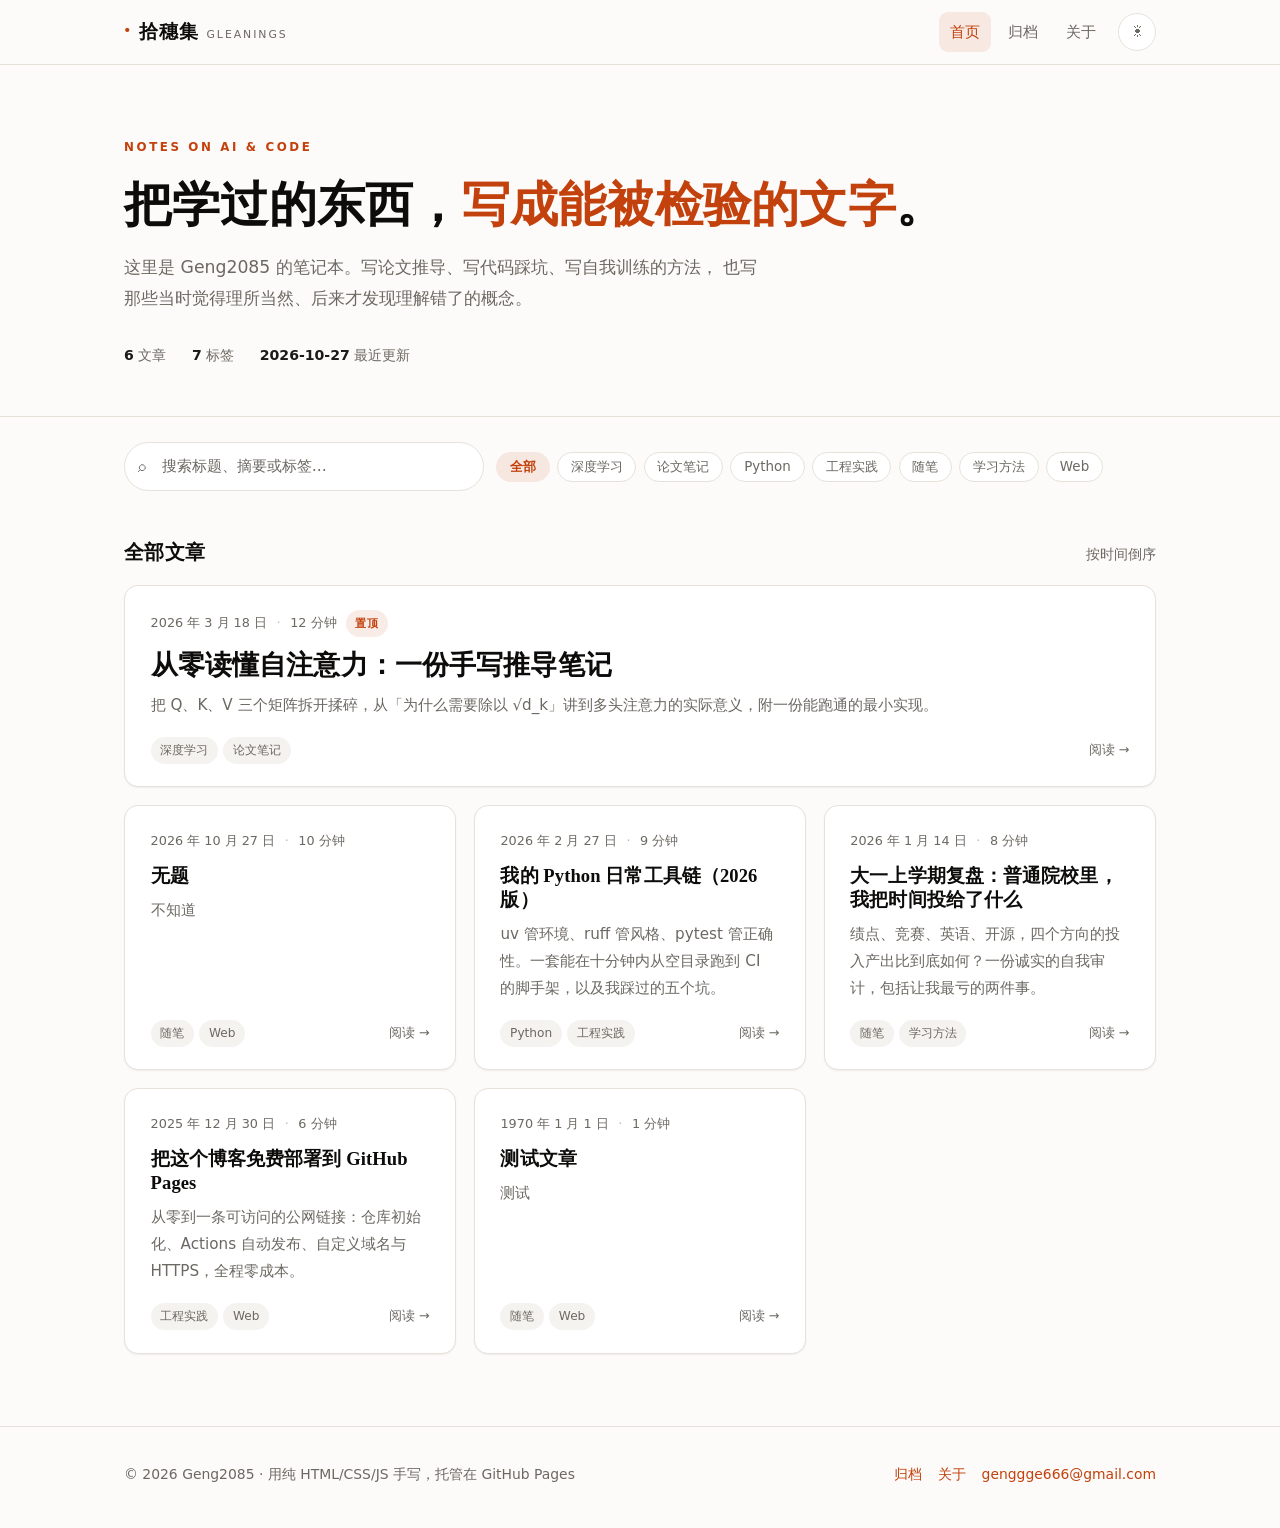
<file: index.html>
<!doctype html>
<html lang="zh-CN">
<head>
<meta charset="utf-8">
<meta name="viewport" content="width=device-width, initial-scale=1">
<title>拾穗集 · 一个人的学习笔记</title>
<meta name="description" content="拾穗集 —— 记录机器学习、编程与自我训练过程中的所得，一个普通学生的长期笔记。">
<meta name="theme-color" content="#fcfbf9">
<link rel="icon" href="data:image/svg+xml,%3Csvg xmlns='http://www.w3.org/2000/svg' viewBox='0 0 32 32'%3E%3Ctext y='26' font-size='26'%3E%F0%9F%8C%BE%3C/text%3E%3C/svg%3E">
<link rel="stylesheet" href="assets/style.css">
<script>
  /* 首屏前应用主题，避免闪白 */
  (function () {
    try {
      var t = localStorage.getItem("theme");
      if (t !== "light" && t !== "dark") {
        t = window.matchMedia("(prefers-color-scheme: dark)").matches ? "dark" : "light";
      }
      document.documentElement.dataset.theme = t;
    } catch (e) { document.documentElement.dataset.theme = "light"; }
  })();
</script>
</head>
<body data-page="home" data-root="">

<a class="skip-link" href="#main">跳到正文</a>
<div class="reading-progress" id="readingProgress"></div>

<header class="site-header">
  <div class="container inner">
    <h1 class="site-title">
      <span class="dot">·</span>
      <a href="index.html">拾穗集</a>
      <span class="sub">Gleanings</span>
    </h1>
    <nav class="site-nav" aria-label="主导航">
      <a href="index.html" aria-current="page">首页</a>
      <a href="archive.html">归档</a>
      <a href="about.html">关于</a>
      <button class="icon-btn theme-toggle" id="themeToggle" type="button" aria-label="切换主题">
        <span class="sun" aria-hidden="true">☀</span>
        <span class="moon" aria-hidden="true">☾</span>
      </button>
    </nav>
  </div>
</header>

<main id="main">

  <section class="hero">
    <div class="container">
      <p class="hero-eyebrow">Notes on AI &amp; Code</p>
      <h2 class="hero-title">把学过的东西，<em>写成能被检验的文字</em>。</h2>
      <p class="hero-lead">
        这里是 <span data-site-author>Geng2085</span> 的笔记本。写论文推导、写代码踩坑、写自我训练的方法，
        也写那些当时觉得理所当然、后来才发现理解错了的概念。
      </p>
      <div class="hero-meta" id="heroStats"><!-- 由 site.js 注入 --></div>
    </div>
  </section>

  <div class="container">
    <div class="toolbar">
      <div class="search-box">
        <span class="icon" aria-hidden="true">⌕</span>
        <label class="sr-only" for="searchInput">搜索文章</label>
        <input id="searchInput" type="search" placeholder="搜索标题、摘要或标签…" autocomplete="off">
      </div>
      <div class="tag-filters" id="tagFilters" role="group" aria-label="按标签筛选"><!-- 由 site.js 注入 --></div>
    </div>

    <div class="section-head">
      <h2>全部文章</h2>
      <span class="hint">按时间倒序</span>
    </div>

    <div id="postList" class="card-grid">
      <noscript>
        <div class="empty-state">
          文章列表需要 JavaScript。你也可以直接打开 <code>posts/</code> 目录下的 HTML 文件阅读。
        </div>
      </noscript>
    </div>
  </div>

</main>

<footer class="site-footer">
  <div class="container inner">
    <p>
      © <span data-year>2026</span> <span data-site-author>gcj</span> ·
      用纯 HTML/CSS/JS 手写，托管在 GitHub Pages
    </p>
    <nav aria-label="页脚导航">
      <a href="archive.html">归档</a>
      <a href="about.html">关于</a>
      <a href="mailto:genggge666@gmail.com" data-site-email>genggge666@gmail.com</a>
    </nav>
  </div>
</footer>

<button class="to-top" id="toTop" type="button" aria-label="回到顶部">↑</button>

<script src="assets/posts.js"></script>
<script src="assets/site-config.js"></script>
<script src="assets/site.js"></script>
</body>
</html>
</file>
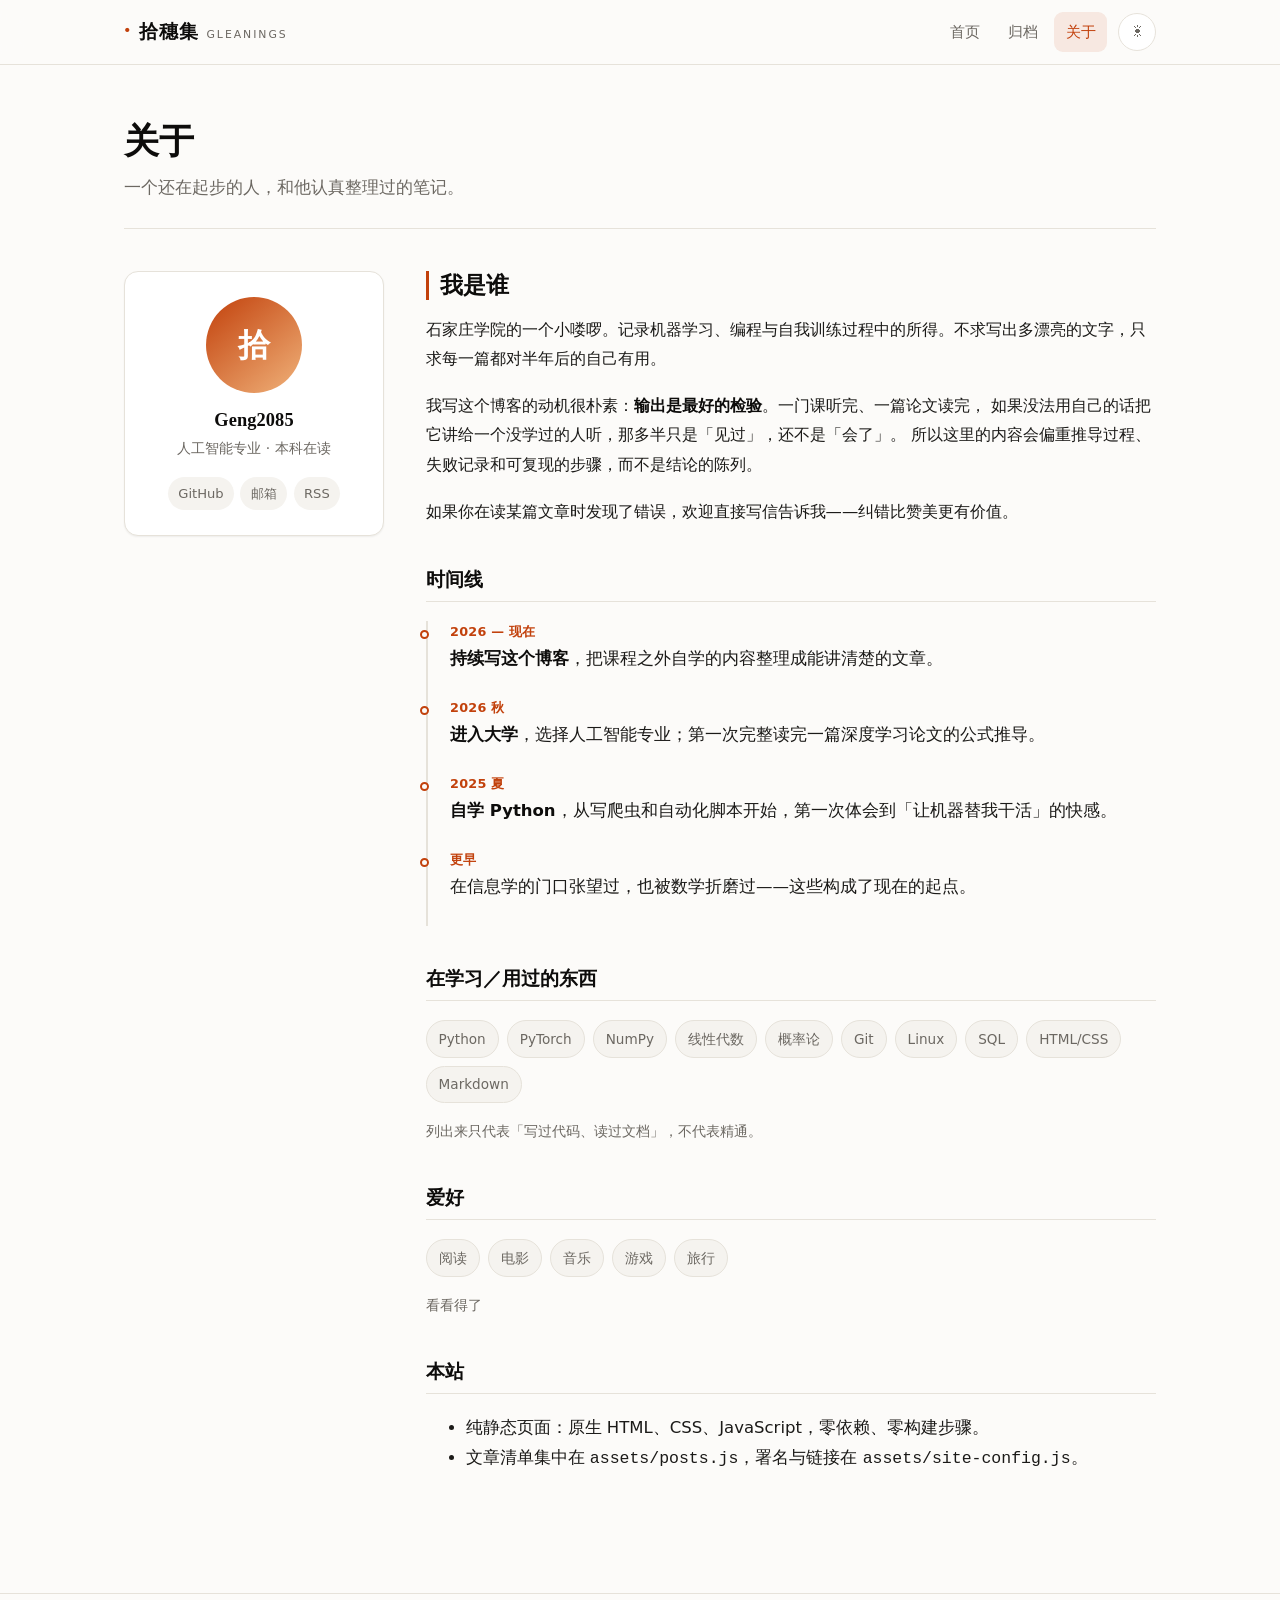
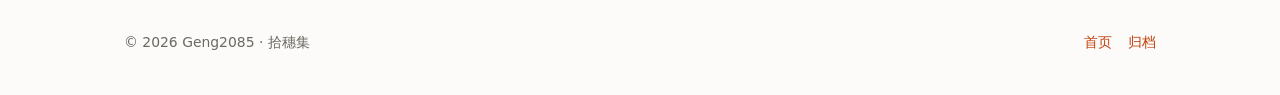
<file: about.html>
<!doctype html>
<html lang="zh-CN">
<head>
<meta charset="utf-8">
<meta name="viewport" content="width=device-width, initial-scale=1">
<title>关于 · 拾穗集</title>
<meta name="description" content="关于本站与作者：一名人工智能专业本科生的学习记录。">
<link rel="icon" href="data:image/svg+xml,%3Csvg xmlns='http://www.w3.org/2000/svg' viewBox='0 0 32 32'%3E%3Ctext y='26' font-size='26'%3E%F0%9F%8C%BE%3C/text%3E%3C/svg%3E">
<link rel="stylesheet" href="assets/style.css">
<script>
  (function () {
    try {
      var t = localStorage.getItem("theme");
      if (t !== "light" && t !== "dark") {
        t = window.matchMedia("(prefers-color-scheme: dark)").matches ? "dark" : "light";
      }
      document.documentElement.dataset.theme = t;
    } catch (e) { document.documentElement.dataset.theme = "light"; }
  })();
</script>
</head>
<body data-page="about" data-root="">

<a class="skip-link" href="#main">跳到正文</a>

<header class="site-header">
  <div class="container inner">
    <h1 class="site-title">
      <span class="dot">·</span>
      <a href="index.html">拾穗集</a>
      <span class="sub">Gleanings</span>
    </h1>
    <nav class="site-nav" aria-label="主导航">
      <a href="index.html">首页</a>
      <a href="archive.html">归档</a>
      <a href="about.html" aria-current="page">关于</a>
      <button class="icon-btn theme-toggle" id="themeToggle" type="button" aria-label="切换主题">
        <span class="sun" aria-hidden="true">☀</span>
        <span class="moon" aria-hidden="true">☾</span>
      </button>
    </nav>
  </div>
</header>

<main id="main">
  <div class="container">
    <div class="page-head">
      <h1>关于</h1>
      <p>一个还在起步的人，和他认真整理过的笔记。</p>
    </div>

    <div class="about-grid">
      <aside class="profile-card">
        <div class="avatar" id="profileAvatar">拾</div>
        <h2 class="name" id="profileName">你的名字</h2>
        <p class="role" id="profileRole">人工智能专业 · 本科在读</p>
        <div class="profile-links" id="profileLinks"><!-- 由 site.js 注入 --></div>
      </aside>

      <div>
        <section class="prose" style="max-width:none">
          <h2>我是谁</h2>
          <p id="profileBio">
            这里应当出现一段自我介绍——它会从 <code>assets/site-config.js</code> 读取。
          </p>
          <p>
            我写这个博客的动机很朴素：<strong>输出是最好的检验</strong>。一门课听完、一篇论文读完，
            如果没法用自己的话把它讲给一个没学过的人听，那多半只是「见过」，还不是「会了」。
            所以这里的内容会偏重推导过程、失败记录和可复现的步骤，而不是结论的陈列。
          </p>
          <p>
            如果你在读某篇文章时发现了错误，欢迎直接写信告诉我——纠错比赞美更有价值。
          </p>
        </section>

        <section style="margin-top:2.6rem">
          <h2 class="block-title">时间线</h2>
          <ul class="timeline" id="profileTimeline"><!-- 由 site.js 注入 --></ul>
        </section>

        <section style="margin-top:1rem">
          <h2 class="block-title">在学习／用过的东西</h2>
          <ul class="skill-list" id="profileSkills"><!-- 由 site.js 注入 --></ul>
          <p style="color:var(--muted);font-size:.9rem;margin-top:1rem">
            列出来只代表「写过代码、读过文档」，不代表精通。
          </p>
        </section>

        <section style="margin-top:1rem">
          <h2 class="block-title">爱好</h2>
          <ul class="hobby-list" id="profileHobbies"><!-- 由 site.js 注入 --></ul>
          <p style="color:var(--muted);font-size:.9rem;margin-top:1rem">
            看看得了
          </p>
        </section>

        <section style="margin-top:2.6rem">
          <h2 class="block-title">本站</h2>
          <ul>
            <li>纯静态页面：原生 HTML、CSS、JavaScript，零依赖、零构建步骤。</li>
            <li>文章清单集中在 <code>assets/posts.js</code>，署名与链接在 <code>assets/site-config.js</code>。</li>
          </ul>
        </section>
      </div>
    </div>
  </div>
</main>

<footer class="site-footer">
  <div class="container inner">
    <p>© <span data-year>2026</span> <span data-site-author>你的名字</span> · 拾穗集</p>
    <nav aria-label="页脚导航">
      <a href="index.html">首页</a>
      <a href="archive.html">归档</a>
    </nav>
  </div>
</footer>

<button class="to-top" id="toTop" type="button" aria-label="回到顶部">↑</button>

<script src="assets/posts.js"></script>
<script src="assets/site-config.js"></script>
<script src="assets/site.js"></script>
</body>
</html>
</file>
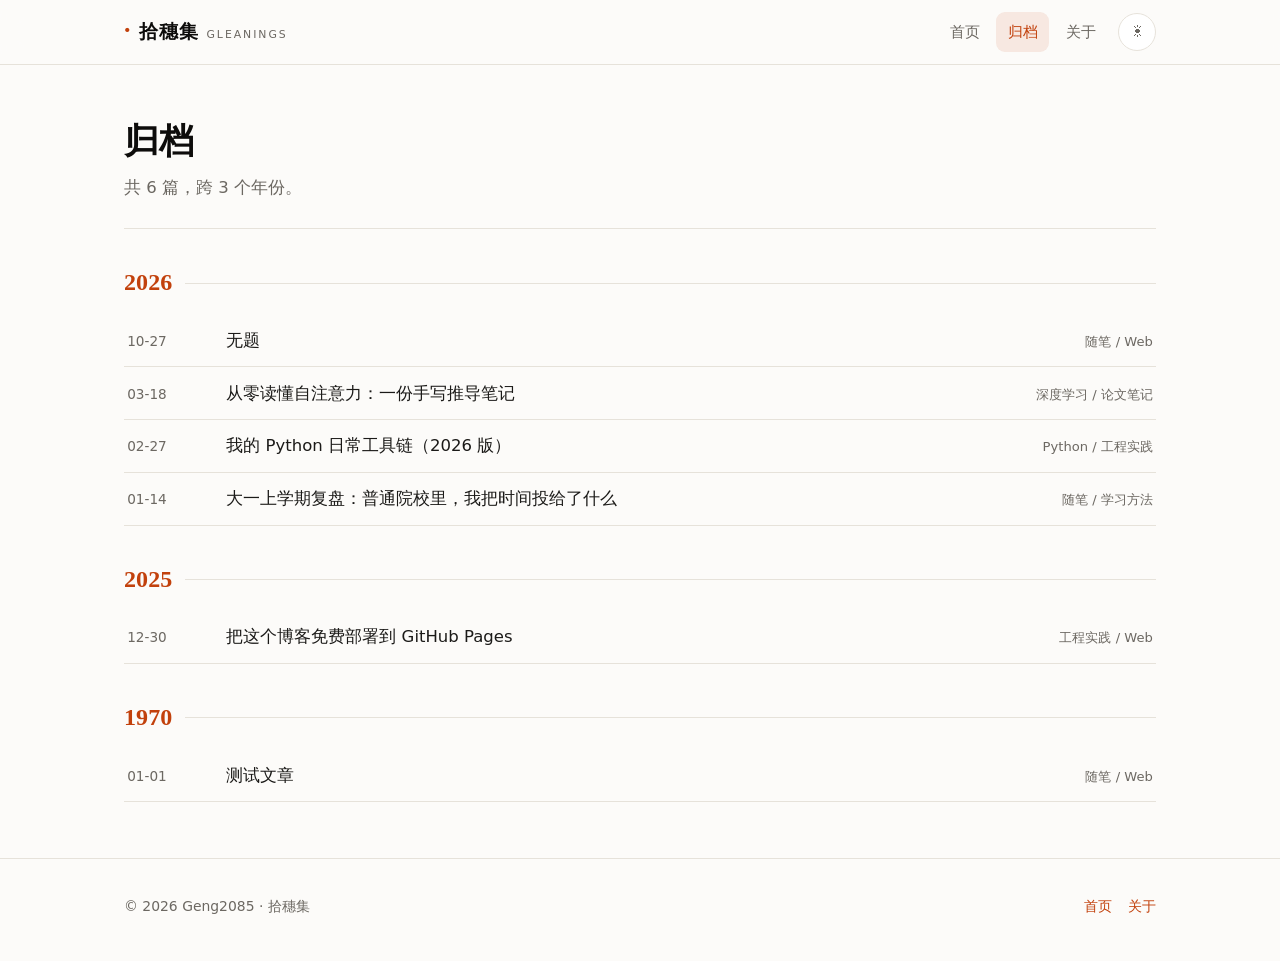
<file: archive.html>
<!doctype html>
<html lang="zh-CN">
<head>
<meta charset="utf-8">
<meta name="viewport" content="width=device-width, initial-scale=1">
<title>归档 · 拾穗集</title>
<meta name="description" content="拾穗集的全部文章，按年份排列。">
<link rel="icon" href="data:image/svg+xml,%3Csvg xmlns='http://www.w3.org/2000/svg' viewBox='0 0 32 32'%3E%3Ctext y='26' font-size='26'%3E%F0%9F%8C%BE%3C/text%3E%3C/svg%3E">
<link rel="stylesheet" href="assets/style.css">
<script>
  (function () {
    try {
      var t = localStorage.getItem("theme");
      if (t !== "light" && t !== "dark") {
        t = window.matchMedia("(prefers-color-scheme: dark)").matches ? "dark" : "light";
      }
      document.documentElement.dataset.theme = t;
    } catch (e) { document.documentElement.dataset.theme = "light"; }
  })();
</script>
</head>
<body data-page="archive" data-root="">

<a class="skip-link" href="#main">跳到正文</a>

<header class="site-header">
  <div class="container inner">
    <h1 class="site-title">
      <span class="dot">·</span>
      <a href="index.html">拾穗集</a>
      <span class="sub">Gleanings</span>
    </h1>
    <nav class="site-nav" aria-label="主导航">
      <a href="index.html">首页</a>
      <a href="archive.html" aria-current="page">归档</a>
      <a href="about.html">关于</a>
      <button class="icon-btn theme-toggle" id="themeToggle" type="button" aria-label="切换主题">
        <span class="sun" aria-hidden="true">☀</span>
        <span class="moon" aria-hidden="true">☾</span>
      </button>
    </nav>
  </div>
</header>

<main id="main">
  <div class="container">
    <div class="page-head">
      <h1>归档</h1>
      <p id="archiveCount">正在统计…</p>
    </div>
    <div id="archiveRoot"></div>
  </div>
</main>

<footer class="site-footer">
  <div class="container inner">
    <p>© <span data-year>2026</span> <span data-site-author>你的名字</span> · 拾穗集</p>
    <nav aria-label="页脚导航">
      <a href="index.html">首页</a>
      <a href="about.html">关于</a>
    </nav>
  </div>
</footer>

<button class="to-top" id="toTop" type="button" aria-label="回到顶部">↑</button>

<script src="assets/posts.js"></script>
<script src="assets/site-config.js"></script>
<script src="assets/site.js"></script>
</body>
</html>
</file>
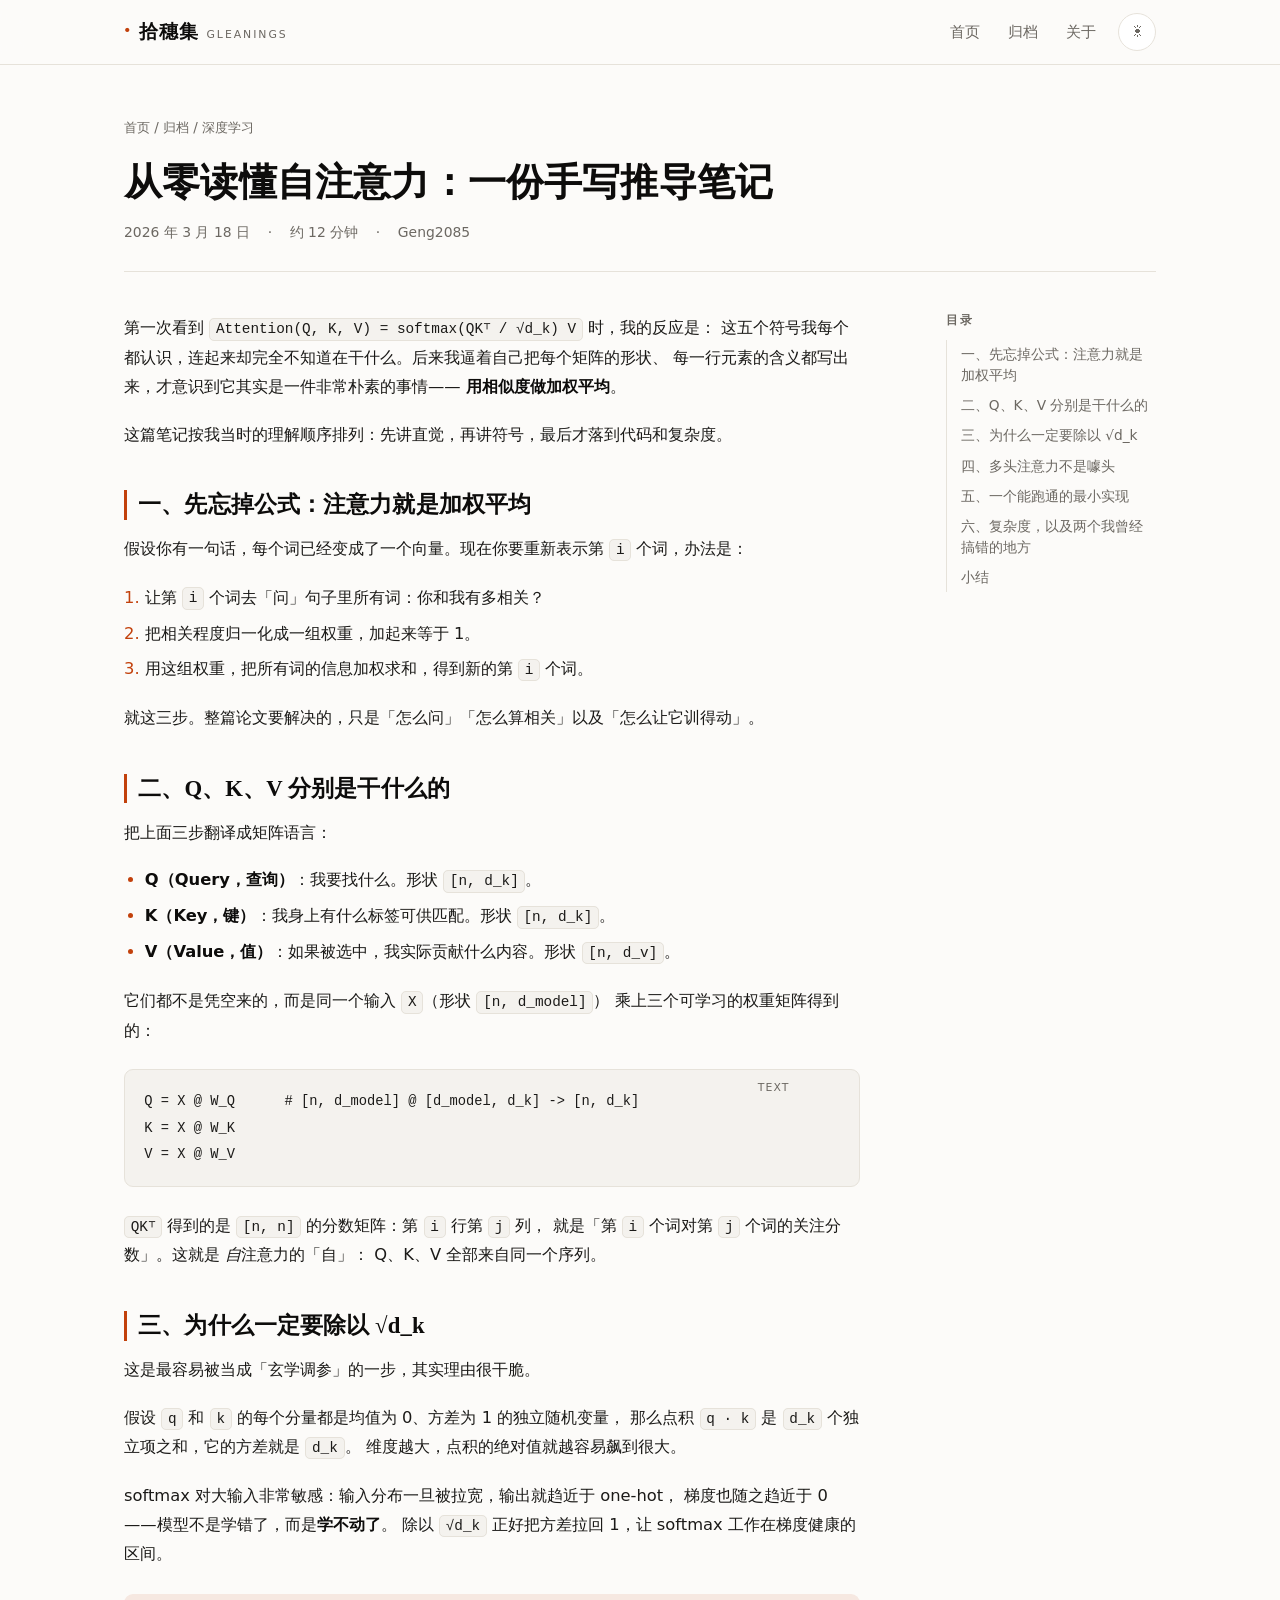
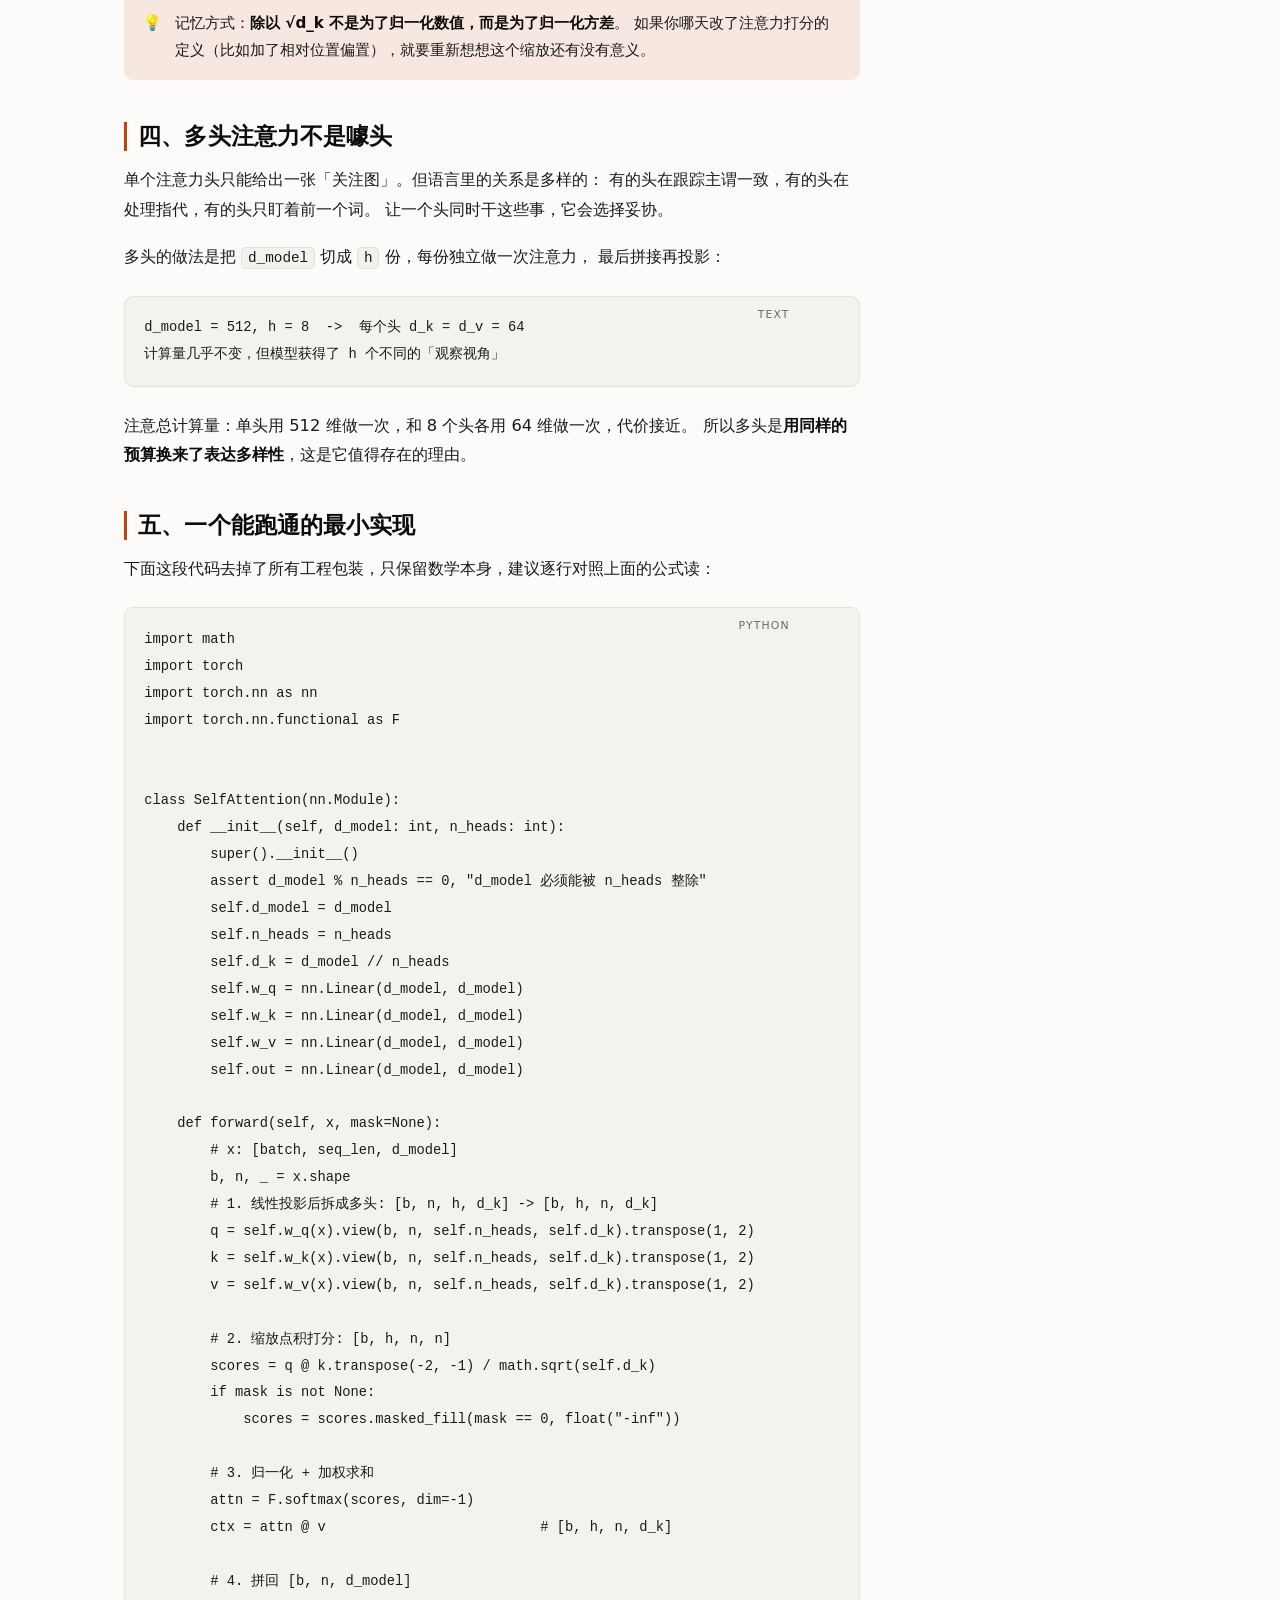
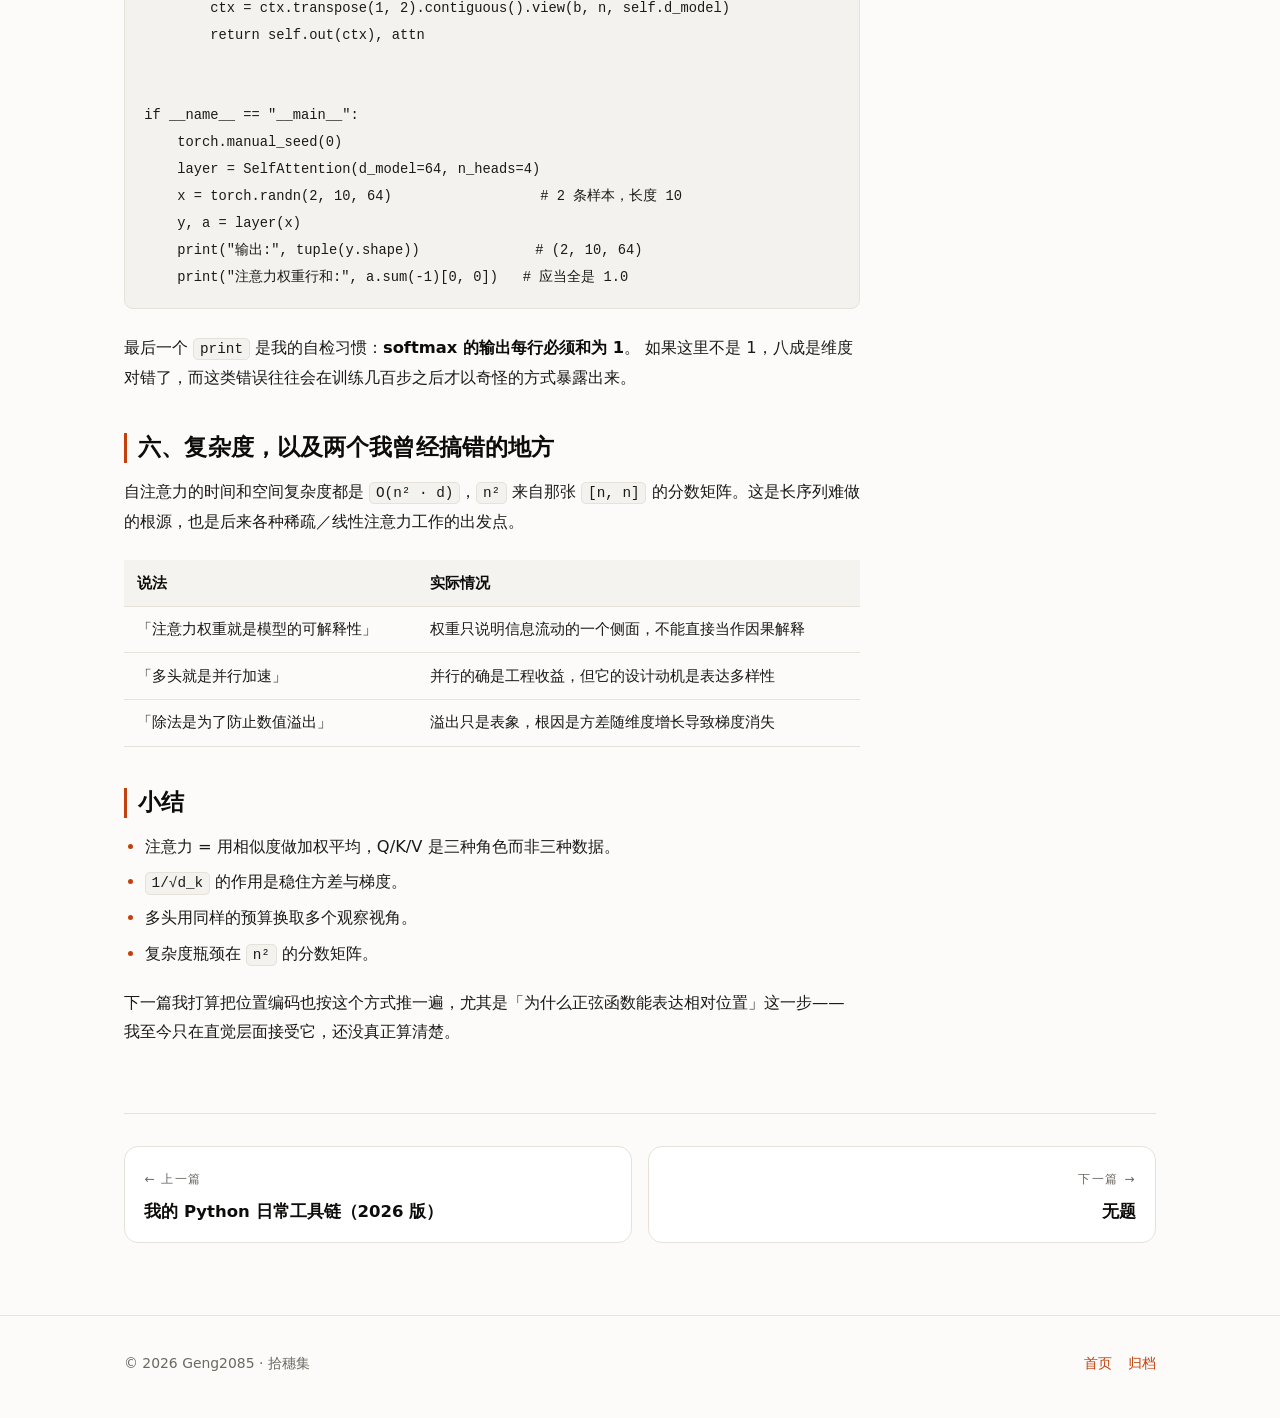
<file: posts/attention-notes.html>
<!doctype html>
<html lang="zh-CN">
<head>
<meta charset="utf-8">
<meta name="viewport" content="width=device-width, initial-scale=1">
<title>从零读懂自注意力：一份手写推导笔记 · 拾穗集</title>
<meta name="description" content="把 Q、K、V 拆开揉碎，解释缩放点积注意力的每一步，以及多头注意力到底解决了什么问题。">
<link rel="icon" href="data:image/svg+xml,%3Csvg xmlns='http://www.w3.org/2000/svg' viewBox='0 0 32 32'%3E%3Ctext y='26' font-size='26'%3E%F0%9F%8C%BE%3C/text%3E%3C/svg%3E">
<link rel="stylesheet" href="../assets/style.css">
<script>
  (function () {
    try {
      var t = localStorage.getItem("theme");
      if (t !== "light" && t !== "dark") {
        t = window.matchMedia("(prefers-color-scheme: dark)").matches ? "dark" : "light";
      }
      document.documentElement.dataset.theme = t;
    } catch (e) { document.documentElement.dataset.theme = "light"; }
  })();
</script>
</head>
<body data-page="post" data-root="../">

<a class="skip-link" href="#main">跳到正文</a>
<div class="reading-progress" id="readingProgress"></div>

<header class="site-header">
  <div class="container inner">
    <h1 class="site-title">
      <span class="dot">·</span>
      <a href="../index.html">拾穗集</a>
      <span class="sub">Gleanings</span>
    </h1>
    <nav class="site-nav" aria-label="主导航">
      <a href="../index.html">首页</a>
      <a href="../archive.html">归档</a>
      <a href="../about.html">关于</a>
      <button class="icon-btn theme-toggle" id="themeToggle" type="button" aria-label="切换主题">
        <span class="sun" aria-hidden="true">☀</span>
        <span class="moon" aria-hidden="true">☾</span>
      </button>
    </nav>
  </div>
</header>

<main id="main">
  <div class="container">

    <div class="post-header">
      <p class="breadcrumb">
        <a href="../index.html">首页</a> / <a href="../archive.html">归档</a> / 深度学习
      </p>
      <h1 class="post-title">从零读懂自注意力：一份手写推导笔记</h1>
      <div class="post-meta">
        <time datetime="2026-03-18">2026 年 3 月 18 日</time>
        <span>·</span><span>约 12 分钟</span>
        <span>·</span><span data-site-author>你的名字</span>
      </div>
    </div>

    <div class="post-layout">
      <article class="prose">

        <p>
          第一次看到 <code>Attention(Q, K, V) = softmax(QKᵀ / √d_k) V</code> 时，我的反应是：
          这五个符号我每个都认识，连起来却完全不知道在干什么。后来我逼着自己把每个矩阵的形状、
          每一行元素的含义都写出来，才意识到它其实是一件非常朴素的事情——
          <strong>用相似度做加权平均</strong>。
        </p>
        <p>
          这篇笔记按我当时的理解顺序排列：先讲直觉，再讲符号，最后才落到代码和复杂度。
        </p>

        <h2>一、先忘掉公式：注意力就是加权平均</h2>
        <p>假设你有一句话，每个词已经变成了一个向量。现在你要重新表示第 <code>i</code> 个词，办法是：</p>
        <ol>
          <li>让第 <code>i</code> 个词去「问」句子里所有词：你和我有多相关？</li>
          <li>把相关程度归一化成一组权重，加起来等于 1。</li>
          <li>用这组权重，把所有词的信息加权求和，得到新的第 <code>i</code> 个词。</li>
        </ol>
        <p>
          就这三步。整篇论文要解决的，只是「怎么问」「怎么算相关」以及「怎么让它训得动」。
        </p>

        <h2>二、Q、K、V 分别是干什么的</h2>
        <p>把上面三步翻译成矩阵语言：</p>
        <ul>
          <li><strong>Q（Query，查询）</strong>：我要找什么。形状 <code>[n, d_k]</code>。</li>
          <li><strong>K（Key，键）</strong>：我身上有什么标签可供匹配。形状 <code>[n, d_k]</code>。</li>
          <li><strong>V（Value，值）</strong>：如果被选中，我实际贡献什么内容。形状 <code>[n, d_v]</code>。</li>
        </ul>
        <p>
          它们都不是凭空来的，而是同一个输入 <code>X</code>（形状 <code>[n, d_model]</code>）
          乘上三个可学习的权重矩阵得到的：
        </p>
        <div class="code-block">
          <span class="lang">text</span>
<pre><code>Q = X @ W_Q      # [n, d_model] @ [d_model, d_k] -> [n, d_k]
K = X @ W_K
V = X @ W_V</code></pre>
        </div>
        <p>
          <code>QKᵀ</code> 得到的是 <code>[n, n]</code> 的分数矩阵：第 <code>i</code> 行第 <code>j</code> 列，
          就是「第 <code>i</code> 个词对第 <code>j</code> 个词的关注分数」。这就是 <em>自</em>注意力的「自」：
          Q、K、V 全部来自同一个序列。
        </p>

        <h2>三、为什么一定要除以 √d_k</h2>
        <p>这是最容易被当成「玄学调参」的一步，其实理由很干脆。</p>
        <p>
          假设 <code>q</code> 和 <code>k</code> 的每个分量都是均值为 0、方差为 1 的独立随机变量，
          那么点积 <code>q · k</code> 是 <code>d_k</code> 个独立项之和，它的方差就是 <code>d_k</code>。
          维度越大，点积的绝对值就越容易飙到很大。
        </p>
        <p>
          softmax 对大输入非常敏感：输入分布一旦被拉宽，输出就趋近于 one-hot，
          梯度也随之趋近于 0——模型不是学错了，而是<strong>学不动了</strong>。
          除以 <code>√d_k</code> 正好把方差拉回 1，让 softmax 工作在梯度健康的区间。
        </p>
        <div class="callout">
          <span class="ico" aria-hidden="true">💡</span>
          <p>
            记忆方式：<strong>除以 √d_k 不是为了归一化数值，而是为了归一化方差</strong>。
            如果你哪天改了注意力打分的定义（比如加了相对位置偏置），就要重新想想这个缩放还有没有意义。
          </p>
        </div>

        <h2>四、多头注意力不是噱头</h2>
        <p>
          单个注意力头只能给出一张「关注图」。但语言里的关系是多样的：
          有的头在跟踪主谓一致，有的头在处理指代，有的头只盯着前一个词。
          让一个头同时干这些事，它会选择妥协。
        </p>
        <p>
          多头的做法是把 <code>d_model</code> 切成 <code>h</code> 份，每份独立做一次注意力，
          最后拼接再投影：
        </p>
        <div class="code-block">
          <span class="lang">text</span>
<pre><code>d_model = 512, h = 8  ->  每个头 d_k = d_v = 64
计算量几乎不变，但模型获得了 h 个不同的「观察视角」</code></pre>
        </div>
        <p>
          注意总计算量：单头用 512 维做一次，和 8 个头各用 64 维做一次，代价接近。
          所以多头是<strong>用同样的预算换来了表达多样性</strong>，这是它值得存在的理由。
        </p>

        <h2>五、一个能跑通的最小实现</h2>
        <p>下面这段代码去掉了所有工程包装，只保留数学本身，建议逐行对照上面的公式读：</p>
        <div class="code-block">
          <span class="lang">python</span>
<pre><code>import math
import torch
import torch.nn as nn
import torch.nn.functional as F


class SelfAttention(nn.Module):
    def __init__(self, d_model: int, n_heads: int):
        super().__init__()
        assert d_model % n_heads == 0, "d_model 必须能被 n_heads 整除"
        self.d_model = d_model
        self.n_heads = n_heads
        self.d_k = d_model // n_heads
        self.w_q = nn.Linear(d_model, d_model)
        self.w_k = nn.Linear(d_model, d_model)
        self.w_v = nn.Linear(d_model, d_model)
        self.out = nn.Linear(d_model, d_model)

    def forward(self, x, mask=None):
        # x: [batch, seq_len, d_model]
        b, n, _ = x.shape
        # 1. 线性投影后拆成多头: [b, n, h, d_k] -> [b, h, n, d_k]
        q = self.w_q(x).view(b, n, self.n_heads, self.d_k).transpose(1, 2)
        k = self.w_k(x).view(b, n, self.n_heads, self.d_k).transpose(1, 2)
        v = self.w_v(x).view(b, n, self.n_heads, self.d_k).transpose(1, 2)

        # 2. 缩放点积打分: [b, h, n, n]
        scores = q @ k.transpose(-2, -1) / math.sqrt(self.d_k)
        if mask is not None:
            scores = scores.masked_fill(mask == 0, float("-inf"))

        # 3. 归一化 + 加权求和
        attn = F.softmax(scores, dim=-1)
        ctx = attn @ v                          # [b, h, n, d_k]

        # 4. 拼回 [b, n, d_model]
        ctx = ctx.transpose(1, 2).contiguous().view(b, n, self.d_model)
        return self.out(ctx), attn


if __name__ == "__main__":
    torch.manual_seed(0)
    layer = SelfAttention(d_model=64, n_heads=4)
    x = torch.randn(2, 10, 64)                  # 2 条样本，长度 10
    y, a = layer(x)
    print("输出:", tuple(y.shape))              # (2, 10, 64)
    print("注意力权重行和:", a.sum(-1)[0, 0])   # 应当全是 1.0
</code></pre>
        </div>
        <p>
          最后一个 <code>print</code> 是我的自检习惯：<strong>softmax 的输出每行必须和为 1</strong>。
          如果这里不是 1，八成是维度对错了，而这类错误往往会在训练几百步之后才以奇怪的方式暴露出来。
        </p>

        <h2>六、复杂度，以及两个我曾经搞错的地方</h2>
        <p>
          自注意力的时间和空间复杂度都是 <code>O(n² · d)</code>，<code>n²</code> 来自那张
          <code>[n, n]</code> 的分数矩阵。这是长序列难做的根源，也是后来各种稀疏／线性注意力工作的出发点。
        </p>
        <table>
          <thead>
            <tr><th>说法</th><th>实际情况</th></tr>
          </thead>
          <tbody>
            <tr>
              <td>「注意力权重就是模型的可解释性」</td>
              <td>权重只说明信息流动的一个侧面，不能直接当作因果解释</td>
            </tr>
            <tr>
              <td>「多头就是并行加速」</td>
              <td>并行的确是工程收益，但它的设计动机是表达多样性</td>
            </tr>
            <tr>
              <td>「除法是为了防止数值溢出」</td>
              <td>溢出只是表象，根因是方差随维度增长导致梯度消失</td>
            </tr>
          </tbody>
        </table>

        <h2>小结</h2>
        <ul>
          <li>注意力 = 用相似度做加权平均，Q/K/V 是三种角色而非三种数据。</li>
          <li><code>1/√d_k</code> 的作用是稳住方差与梯度。</li>
          <li>多头用同样的预算换取多个观察视角。</li>
          <li>复杂度瓶颈在 <code>n²</code> 的分数矩阵。</li>
        </ul>
        <p>
          下一篇我打算把位置编码也按这个方式推一遍，尤其是「为什么正弦函数能表达相对位置」这一步——
          我至今只在直觉层面接受它，还没真正算清楚。
        </p>

      </article>

      <aside class="toc" id="toc" aria-label="文章目录"></aside>
    </div>

    <nav class="post-nav" id="postNav" aria-label="文章导航"></nav>
  </div>
</main>

<footer class="site-footer">
  <div class="container inner">
    <p>© <span data-year>2026</span> <span data-site-author>你的名字</span> · 拾穗集</p>
    <nav aria-label="页脚导航">
      <a href="../index.html">首页</a>
      <a href="../archive.html">归档</a>
    </nav>
  </div>
</footer>

<button class="to-top" id="toTop" type="button" aria-label="回到顶部">↑</button>

<script src="../assets/posts.js"></script>
<script src="../assets/site-config.js"></script>
<script src="../assets/site.js"></script>
</body>
</html>
</file>
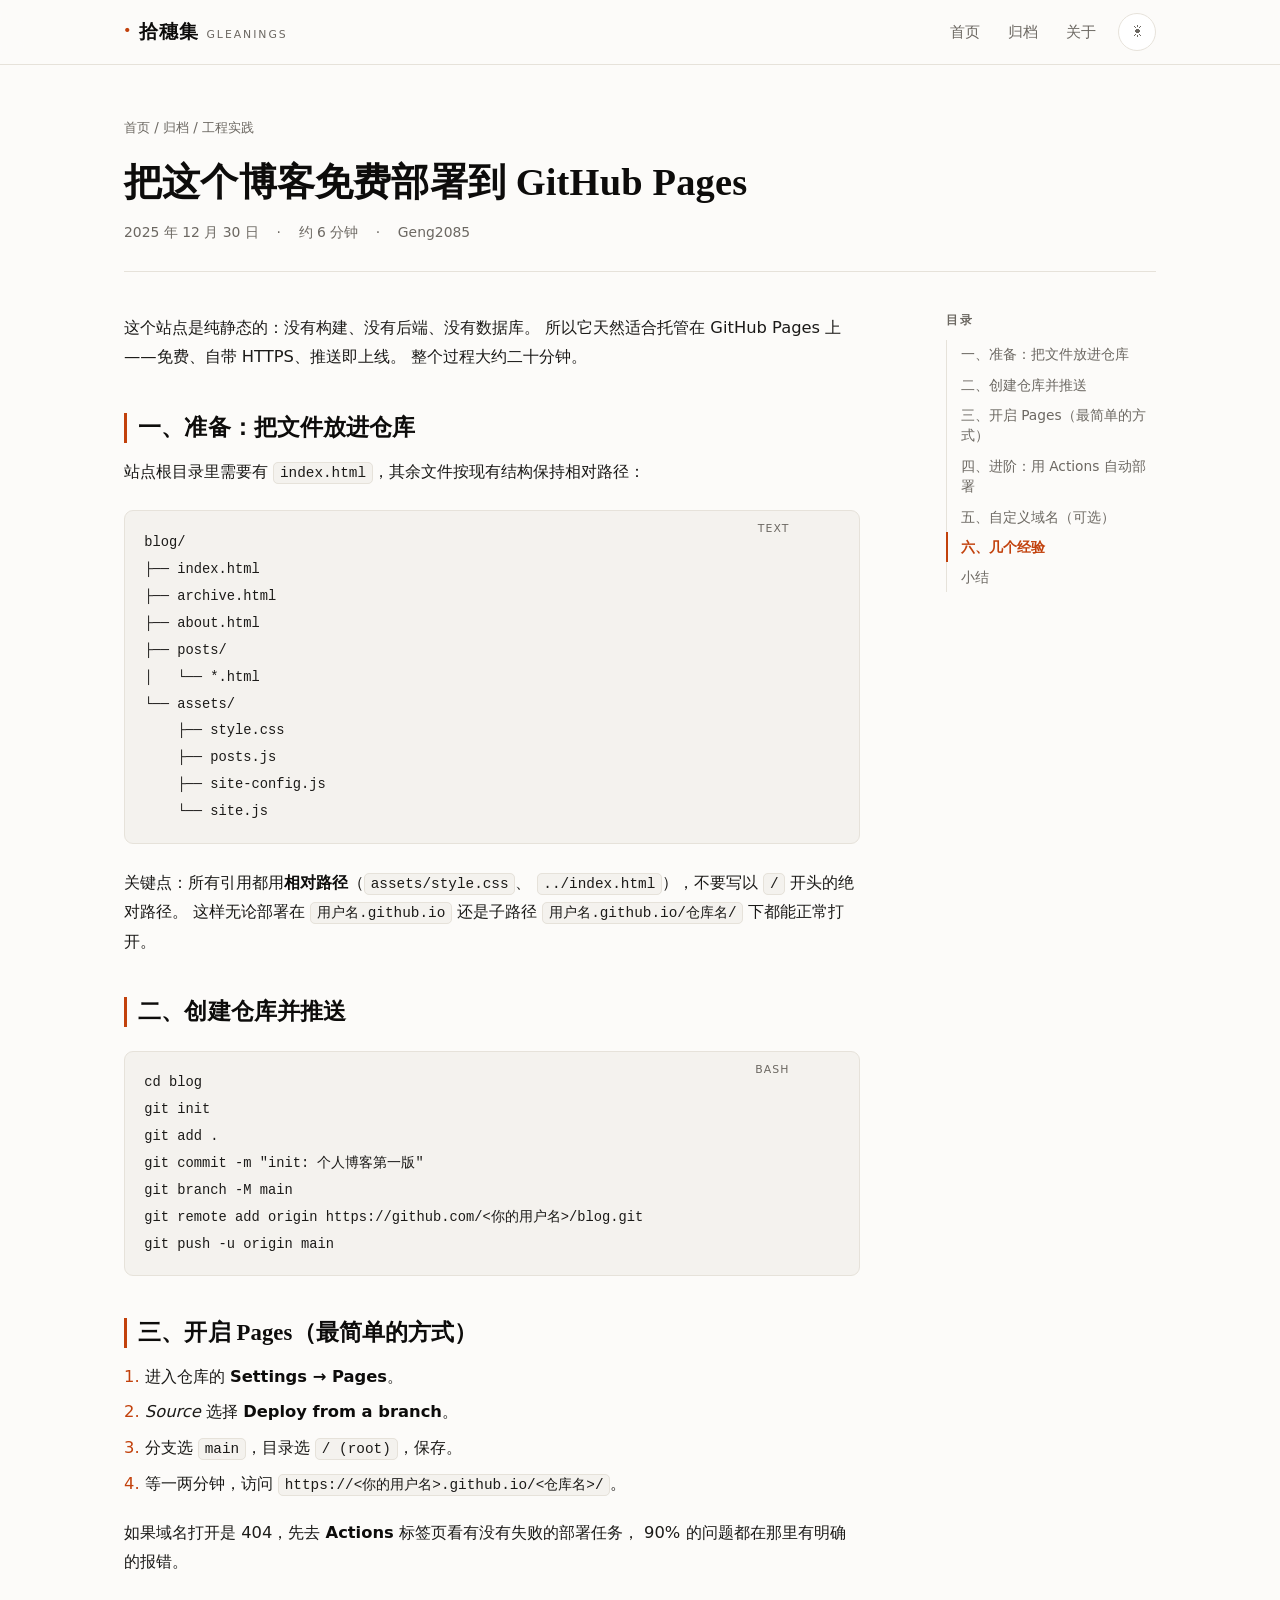
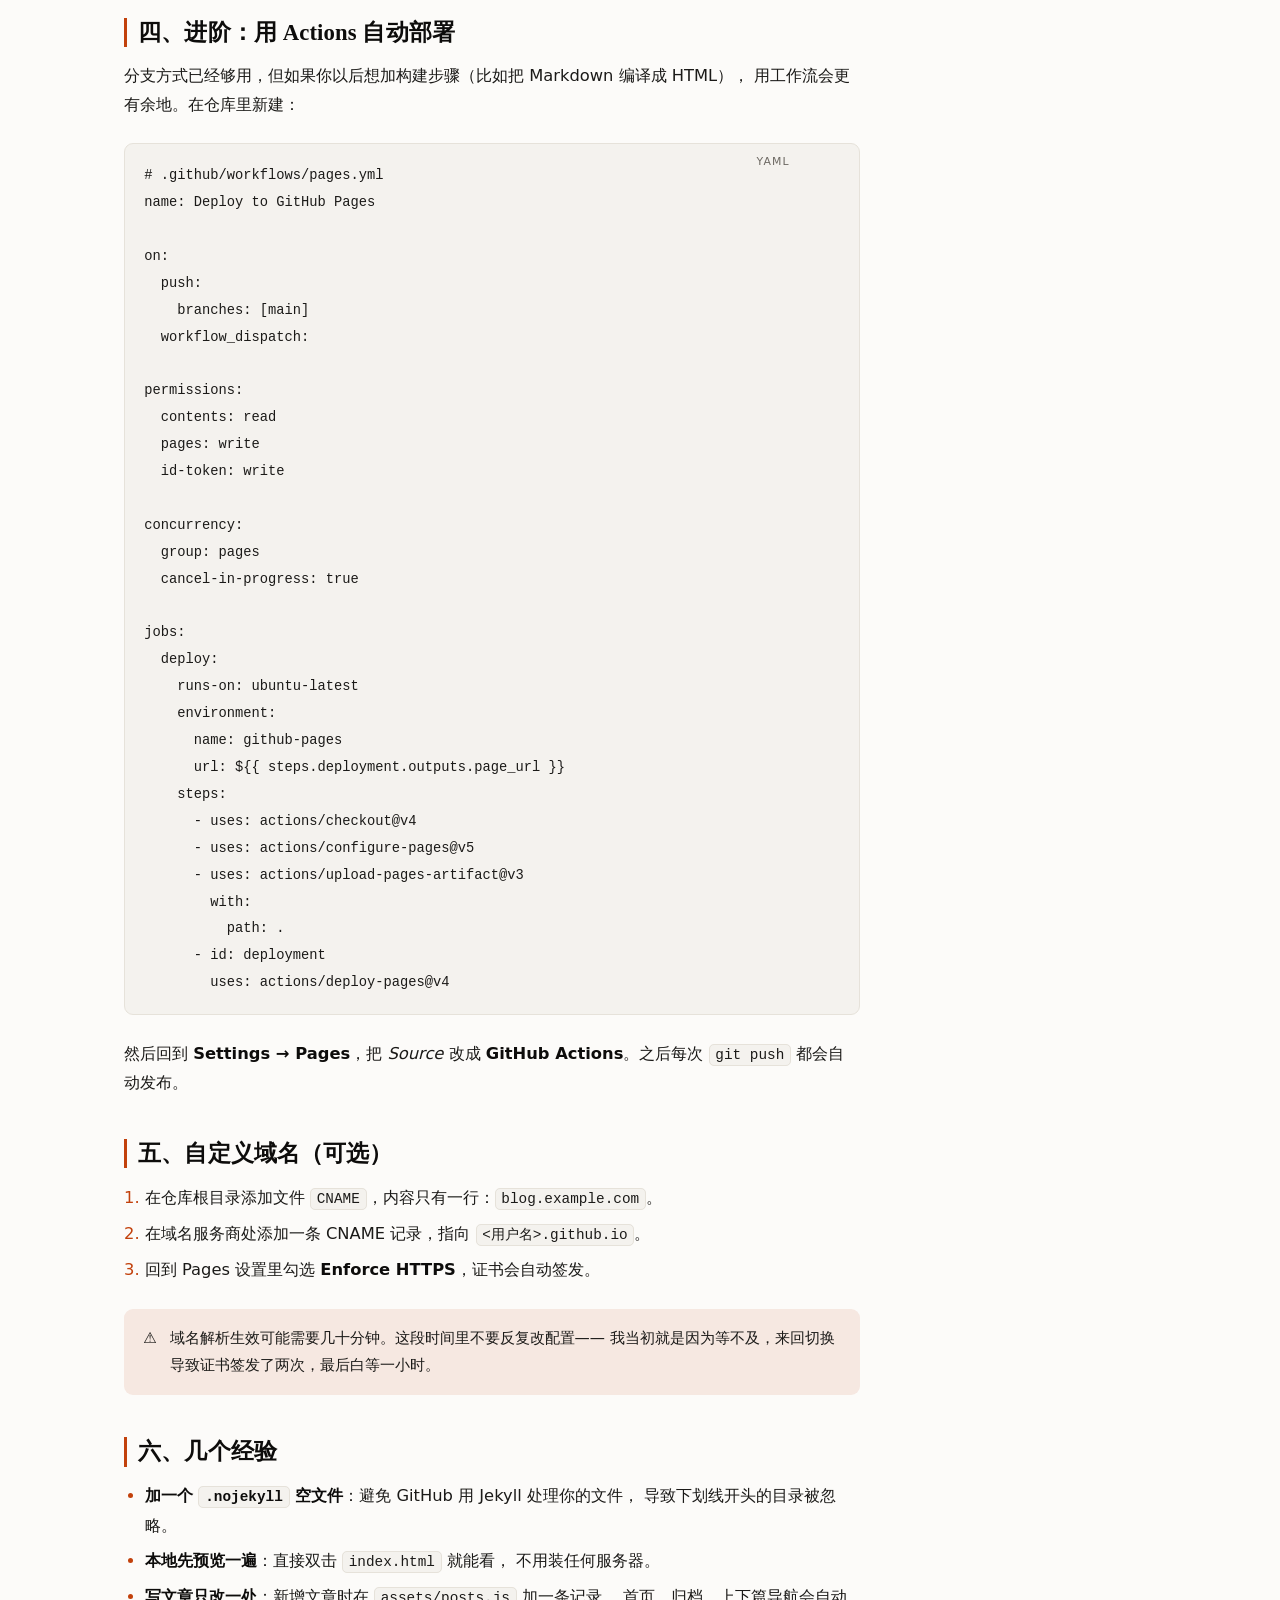
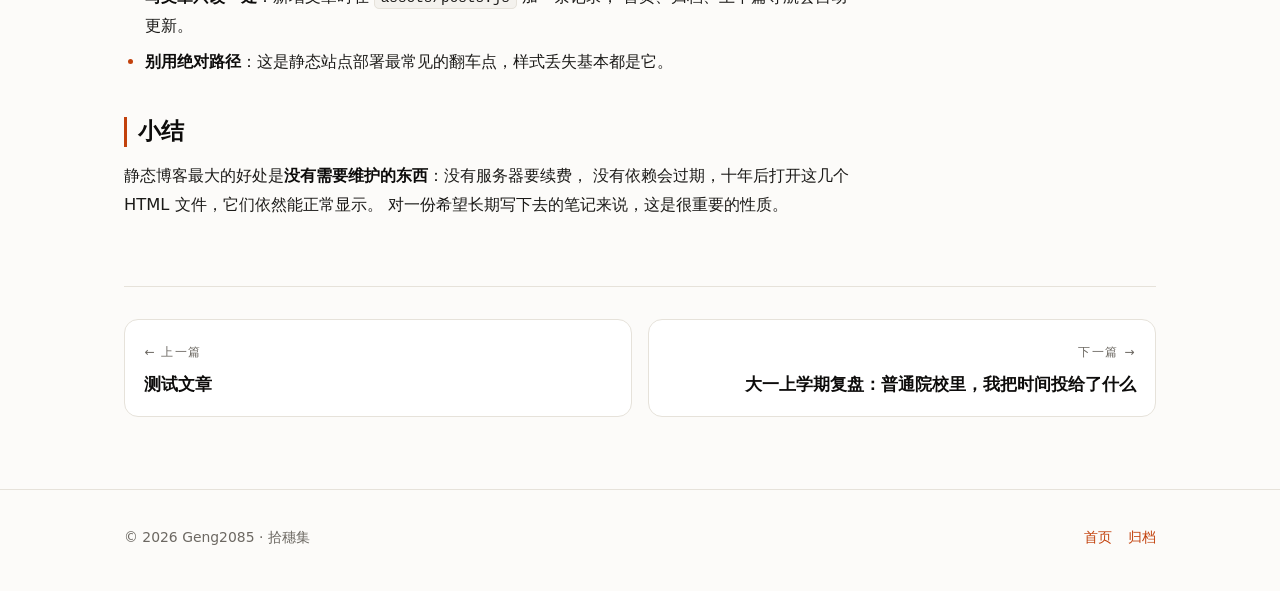
<file: posts/deploy-this-blog.html>
<!doctype html>
<html lang="zh-CN">
<head>
<meta charset="utf-8">
<meta name="viewport" content="width=device-width, initial-scale=1">
<title>把这个博客免费部署到 GitHub Pages · 拾穗集</title>
<meta name="description" content="从空仓库到可访问链接：GitHub Pages 部署、Actions 自动发布、自定义域名与 HTTPS。">
<link rel="icon" href="data:image/svg+xml,%3Csvg xmlns='http://www.w3.org/2000/svg' viewBox='0 0 32 32'%3E%3Ctext y='26' font-size='26'%3E%F0%9F%8C%BE%3C/text%3E%3C/svg%3E">
<link rel="stylesheet" href="../assets/style.css">
<script>
  (function () {
    try {
      var t = localStorage.getItem("theme");
      if (t !== "light" && t !== "dark") {
        t = window.matchMedia("(prefers-color-scheme: dark)").matches ? "dark" : "light";
      }
      document.documentElement.dataset.theme = t;
    } catch (e) { document.documentElement.dataset.theme = "light"; }
  })();
</script>
</head>
<body data-page="post" data-root="../">

<a class="skip-link" href="#main">跳到正文</a>
<div class="reading-progress" id="readingProgress"></div>

<header class="site-header">
  <div class="container inner">
    <h1 class="site-title">
      <span class="dot">·</span>
      <a href="../index.html">拾穗集</a>
      <span class="sub">Gleanings</span>
    </h1>
    <nav class="site-nav" aria-label="主导航">
      <a href="../index.html">首页</a>
      <a href="../archive.html">归档</a>
      <a href="../about.html">关于</a>
      <button class="icon-btn theme-toggle" id="themeToggle" type="button" aria-label="切换主题">
        <span class="sun" aria-hidden="true">☀</span>
        <span class="moon" aria-hidden="true">☾</span>
      </button>
    </nav>
  </div>
</header>

<main id="main">
  <div class="container">

    <div class="post-header">
      <p class="breadcrumb">
        <a href="../index.html">首页</a> / <a href="../archive.html">归档</a> / 工程实践
      </p>
      <h1 class="post-title">把这个博客免费部署到 GitHub Pages</h1>
      <div class="post-meta">
        <time datetime="2025-12-30">2025 年 12 月 30 日</time>
        <span>·</span><span>约 6 分钟</span>
        <span>·</span><span data-site-author>你的名字</span>
      </div>
    </div>

    <div class="post-layout">
      <article class="prose">

        <p>
          这个站点是纯静态的：没有构建、没有后端、没有数据库。
          所以它天然适合托管在 GitHub Pages 上——免费、自带 HTTPS、推送即上线。
          整个过程大约二十分钟。
        </p>

        <h2>一、准备：把文件放进仓库</h2>
        <p>站点根目录里需要有 <code>index.html</code>，其余文件按现有结构保持相对路径：</p>
        <div class="code-block">
          <span class="lang">text</span>
<pre><code>blog/
├── index.html
├── archive.html
├── about.html
├── posts/
│   └── *.html
└── assets/
    ├── style.css
    ├── posts.js
    ├── site-config.js
    └── site.js</code></pre>
        </div>
        <p>
          关键点：所有引用都用<strong>相对路径</strong>（<code>assets/style.css</code>、
          <code>../index.html</code>），不要写以 <code>/</code> 开头的绝对路径。
          这样无论部署在 <code>用户名.github.io</code> 还是子路径
          <code>用户名.github.io/仓库名/</code> 下都能正常打开。
        </p>

        <h2>二、创建仓库并推送</h2>
        <div class="code-block">
          <span class="lang">bash</span>
<pre><code>cd blog
git init
git add .
git commit -m "init: 个人博客第一版"
git branch -M main
git remote add origin https://github.com/&lt;你的用户名&gt;/blog.git
git push -u origin main</code></pre>
        </div>

        <h2>三、开启 Pages（最简单的方式）</h2>
        <ol>
          <li>进入仓库的 <strong>Settings → Pages</strong>。</li>
          <li><em>Source</em> 选择 <strong>Deploy from a branch</strong>。</li>
          <li>分支选 <code>main</code>，目录选 <code>/ (root)</code>，保存。</li>
          <li>等一两分钟，访问 <code>https://&lt;你的用户名&gt;.github.io/&lt;仓库名&gt;/</code>。</li>
        </ol>
        <p>
          如果域名打开是 404，先去 <strong>Actions</strong> 标签页看有没有失败的部署任务，
          90% 的问题都在那里有明确的报错。
        </p>

        <h2>四、进阶：用 Actions 自动部署</h2>
        <p>
          分支方式已经够用，但如果你以后想加构建步骤（比如把 Markdown 编译成 HTML），
          用工作流会更有余地。在仓库里新建：
        </p>
        <div class="code-block">
          <span class="lang">yaml</span>
<pre><code># .github/workflows/pages.yml
name: Deploy to GitHub Pages

on:
  push:
    branches: [main]
  workflow_dispatch:

permissions:
  contents: read
  pages: write
  id-token: write

concurrency:
  group: pages
  cancel-in-progress: true

jobs:
  deploy:
    runs-on: ubuntu-latest
    environment:
      name: github-pages
      url: ${{ steps.deployment.outputs.page_url }}
    steps:
      - uses: actions/checkout@v4
      - uses: actions/configure-pages@v5
      - uses: actions/upload-pages-artifact@v3
        with:
          path: .
      - id: deployment
        uses: actions/deploy-pages@v4</code></pre>
        </div>
        <p>
          然后回到 <strong>Settings → Pages</strong>，把 <em>Source</em> 改成
          <strong>GitHub Actions</strong>。之后每次 <code>git push</code> 都会自动发布。
        </p>

        <h2>五、自定义域名（可选）</h2>
        <ol>
          <li>在仓库根目录添加文件 <code>CNAME</code>，内容只有一行：<code>blog.example.com</code>。</li>
          <li>在域名服务商处添加一条 CNAME 记录，指向 <code>&lt;用户名&gt;.github.io</code>。</li>
          <li>回到 Pages 设置里勾选 <strong>Enforce HTTPS</strong>，证书会自动签发。</li>
        </ol>
        <div class="callout">
          <span class="ico" aria-hidden="true">⚠️</span>
          <p>
            域名解析生效可能需要几十分钟。这段时间里不要反复改配置——
            我当初就是因为等不及，来回切换导致证书签发了两次，最后白等一小时。
          </p>
        </div>

        <h2>六、几个经验</h2>
        <ul>
          <li>
            <strong>加一个 <code>.nojekyll</code> 空文件</strong>：避免 GitHub 用 Jekyll 处理你的文件，
            导致下划线开头的目录被忽略。
          </li>
          <li>
            <strong>本地先预览一遍</strong>：直接双击 <code>index.html</code> 就能看，
            不用装任何服务器。
          </li>
          <li>
            <strong>写文章只改一处</strong>：新增文章时在 <code>assets/posts.js</code> 加一条记录，
            首页、归档、上下篇导航会自动更新。
          </li>
          <li>
            <strong>别用绝对路径</strong>：这是静态站点部署最常见的翻车点，样式丢失基本都是它。
          </li>
        </ul>

        <h2>小结</h2>
        <p>
          静态博客最大的好处是<strong>没有需要维护的东西</strong>：没有服务器要续费，
          没有依赖会过期，十年后打开这几个 HTML 文件，它们依然能正常显示。
          对一份希望长期写下去的笔记来说，这是很重要的性质。
        </p>

      </article>

      <aside class="toc" id="toc" aria-label="文章目录"></aside>
    </div>

    <nav class="post-nav" id="postNav" aria-label="文章导航"></nav>
  </div>
</main>

<footer class="site-footer">
  <div class="container inner">
    <p>© <span data-year>2026</span> <span data-site-author>你的名字</span> · 拾穗集</p>
    <nav aria-label="页脚导航">
      <a href="../index.html">首页</a>
      <a href="../archive.html">归档</a>
    </nav>
  </div>
</footer>

<button class="to-top" id="toTop" type="button" aria-label="回到顶部">↑</button>

<script src="../assets/posts.js"></script>
<script src="../assets/site-config.js"></script>
<script src="../assets/site.js"></script>
</body>
</html>
</file>
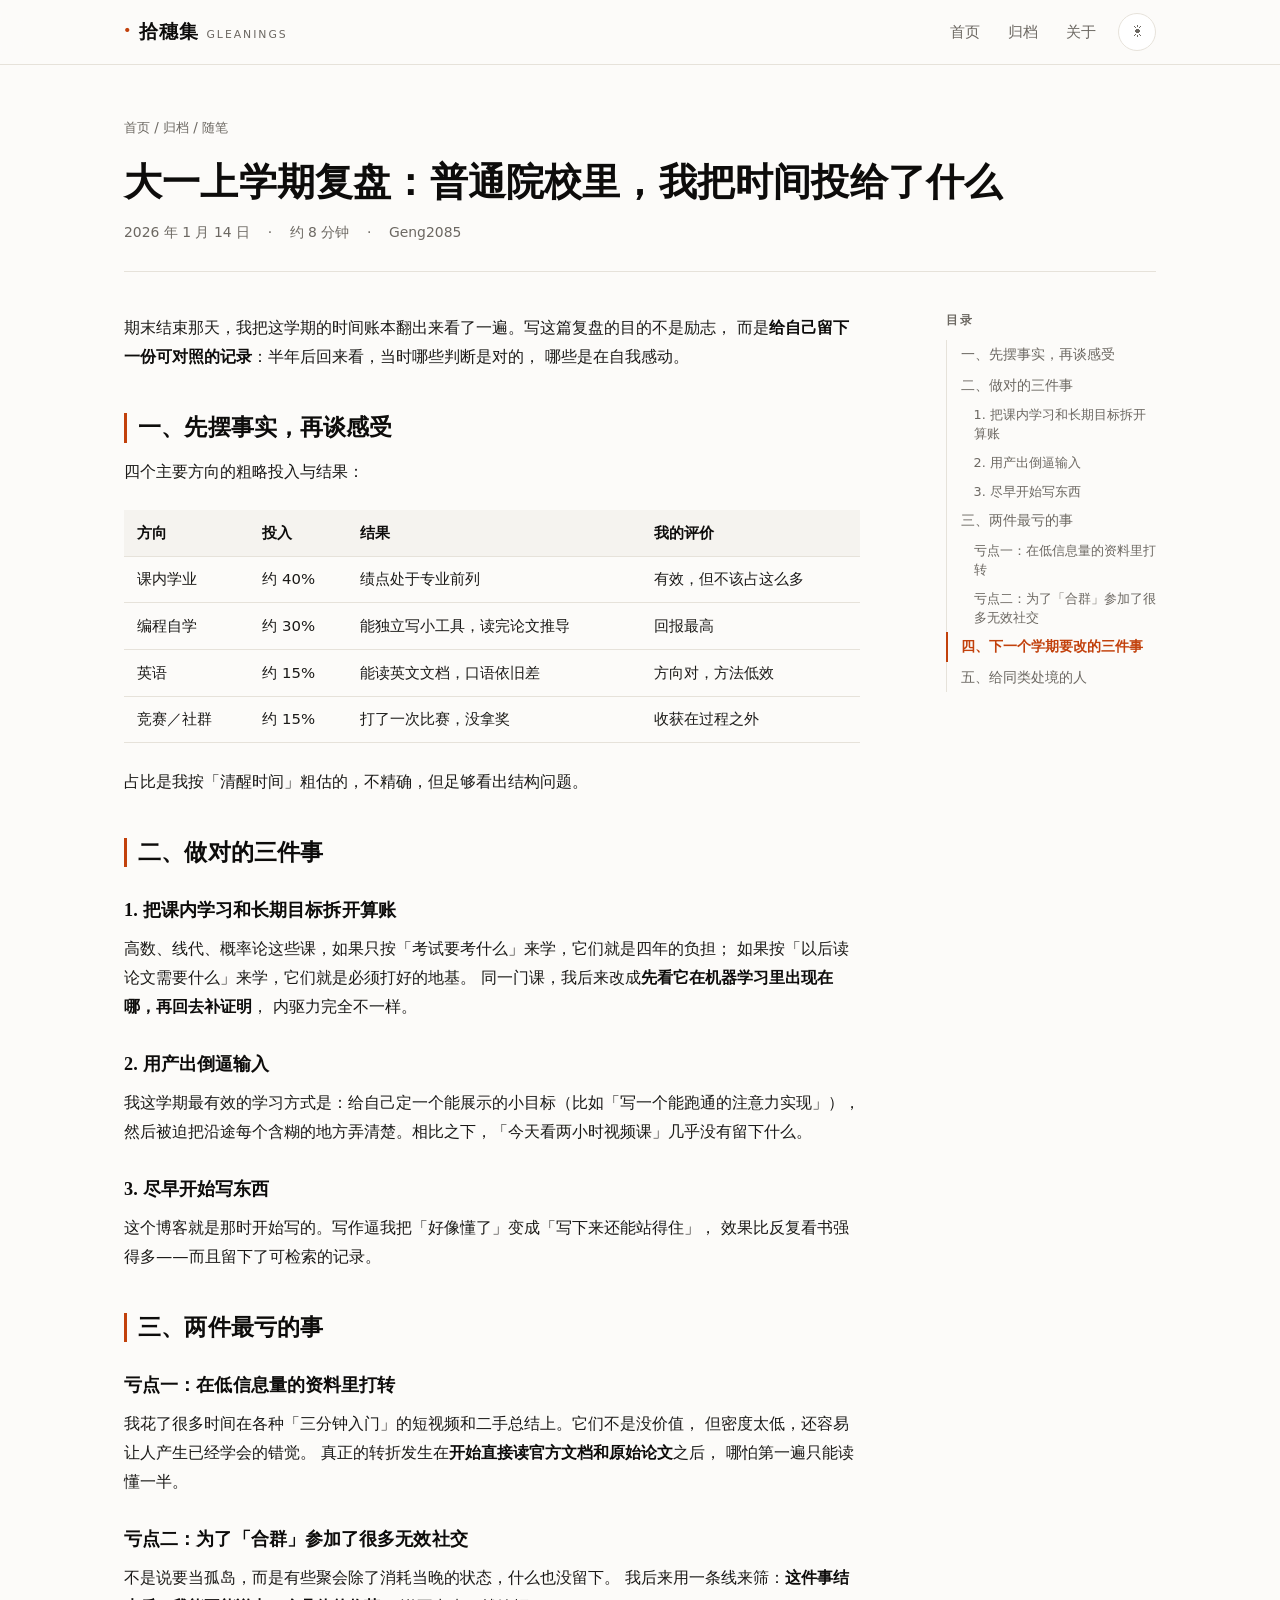
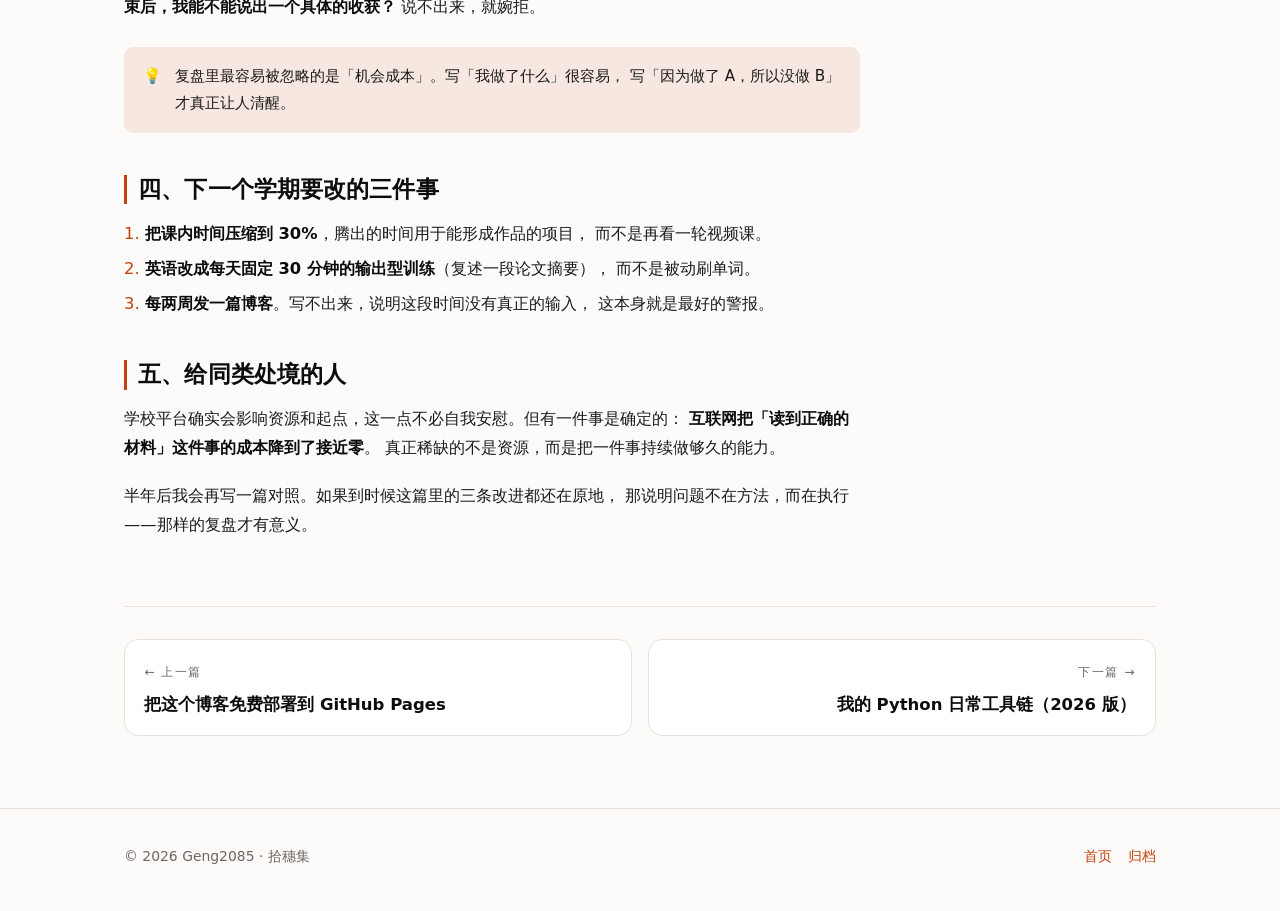
<file: posts/first-year-review.html>
<!doctype html>
<html lang="zh-CN">
<head>
<meta charset="utf-8">
<meta name="viewport" content="width=device-width, initial-scale=1">
<title>大一上学期复盘：普通院校里，我把时间投给了什么 · 拾穗集</title>
<meta name="description" content="绩点、竞赛、英语、开源四个方向的投入产出审计，包含两件最亏的事。">
<link rel="icon" href="data:image/svg+xml,%3Csvg xmlns='http://www.w3.org/2000/svg' viewBox='0 0 32 32'%3E%3Ctext y='26' font-size='26'%3E%F0%9F%8C%BE%3C/text%3E%3C/svg%3E">
<link rel="stylesheet" href="../assets/style.css">
<script>
  (function () {
    try {
      var t = localStorage.getItem("theme");
      if (t !== "light" && t !== "dark") {
        t = window.matchMedia("(prefers-color-scheme: dark)").matches ? "dark" : "light";
      }
      document.documentElement.dataset.theme = t;
    } catch (e) { document.documentElement.dataset.theme = "light"; }
  })();
</script>
</head>
<body data-page="post" data-root="../">

<a class="skip-link" href="#main">跳到正文</a>
<div class="reading-progress" id="readingProgress"></div>

<header class="site-header">
  <div class="container inner">
    <h1 class="site-title">
      <span class="dot">·</span>
      <a href="../index.html">拾穗集</a>
      <span class="sub">Gleanings</span>
    </h1>
    <nav class="site-nav" aria-label="主导航">
      <a href="../index.html">首页</a>
      <a href="../archive.html">归档</a>
      <a href="../about.html">关于</a>
      <button class="icon-btn theme-toggle" id="themeToggle" type="button" aria-label="切换主题">
        <span class="sun" aria-hidden="true">☀</span>
        <span class="moon" aria-hidden="true">☾</span>
      </button>
    </nav>
  </div>
</header>

<main id="main">
  <div class="container">

    <div class="post-header">
      <p class="breadcrumb">
        <a href="../index.html">首页</a> / <a href="../archive.html">归档</a> / 随笔
      </p>
      <h1 class="post-title">大一上学期复盘：普通院校里，我把时间投给了什么</h1>
      <div class="post-meta">
        <time datetime="2026-01-14">2026 年 1 月 14 日</time>
        <span>·</span><span>约 8 分钟</span>
        <span>·</span><span data-site-author>你的名字</span>
      </div>
    </div>

    <div class="post-layout">
      <article class="prose">

        <p>
          期末结束那天，我把这学期的时间账本翻出来看了一遍。写这篇复盘的目的不是励志，
          而是<strong>给自己留下一份可对照的记录</strong>：半年后回来看，当时哪些判断是对的，
          哪些是在自我感动。
        </p>

        <h2>一、先摆事实，再谈感受</h2>
        <p>四个主要方向的粗略投入与结果：</p>
        <table>
          <thead>
            <tr><th>方向</th><th>投入</th><th>结果</th><th>我的评价</th></tr>
          </thead>
          <tbody>
            <tr><td>课内学业</td><td>约 40%</td><td>绩点处于专业前列</td><td>有效，但不该占这么多</td></tr>
            <tr><td>编程自学</td><td>约 30%</td><td>能独立写小工具，读完论文推导</td><td>回报最高</td></tr>
            <tr><td>英语</td><td>约 15%</td><td>能读英文文档，口语依旧差</td><td>方向对，方法低效</td></tr>
            <tr><td>竞赛／社群</td><td>约 15%</td><td>打了一次比赛，没拿奖</td><td>收获在过程之外</td></tr>
          </tbody>
        </table>
        <p>占比是我按「清醒时间」粗估的，不精确，但足够看出结构问题。</p>

        <h2>二、做对的三件事</h2>
        <h3>1. 把课内学习和长期目标拆开算账</h3>
        <p>
          高数、线代、概率论这些课，如果只按「考试要考什么」来学，它们就是四年的负担；
          如果按「以后读论文需要什么」来学，它们就是必须打好的地基。
          同一门课，我后来改成<strong>先看它在机器学习里出现在哪，再回去补证明</strong>，
          内驱力完全不一样。
        </p>

        <h3>2. 用产出倒逼输入</h3>
        <p>
          我这学期最有效的学习方式是：给自己定一个能展示的小目标（比如「写一个能跑通的注意力实现」），
          然后被迫把沿途每个含糊的地方弄清楚。相比之下，「今天看两小时视频课」几乎没有留下什么。
        </p>

        <h3>3. 尽早开始写东西</h3>
        <p>
          这个博客就是那时开始写的。写作逼我把「好像懂了」变成「写下来还能站得住」，
          效果比反复看书强得多——而且留下了可检索的记录。
        </p>

        <h2>三、两件最亏的事</h2>
        <h3>亏点一：在低信息量的资料里打转</h3>
        <p>
          我花了很多时间在各种「三分钟入门」的短视频和二手总结上。它们不是没价值，
          但密度太低，还容易让人产生已经学会的错觉。
          真正的转折发生在<strong>开始直接读官方文档和原始论文</strong>之后，
          哪怕第一遍只能读懂一半。
        </p>

        <h3>亏点二：为了「合群」参加了很多无效社交</h3>
        <p>
          不是说要当孤岛，而是有些聚会除了消耗当晚的状态，什么也没留下。
          我后来用一条线来筛：<strong>这件事结束后，我能不能说出一个具体的收获？</strong>
          说不出来，就婉拒。
        </p>

        <div class="callout">
          <span class="ico" aria-hidden="true">💡</span>
          <p>
            复盘里最容易被忽略的是「机会成本」。写「我做了什么」很容易，
            写「因为做了 A，所以没做 B」才真正让人清醒。
          </p>
        </div>

        <h2>四、下一个学期要改的三件事</h2>
        <ol>
          <li>
            <strong>把课内时间压缩到 30%</strong>，腾出的时间用于能形成作品的项目，
            而不是再看一轮视频课。
          </li>
          <li>
            <strong>英语改成每天固定 30 分钟的输出型训练</strong>（复述一段论文摘要），
            而不是被动刷单词。
          </li>
          <li>
            <strong>每两周发一篇博客</strong>。写不出来，说明这段时间没有真正的输入，
            这本身就是最好的警报。
          </li>
        </ol>

        <h2>五、给同类处境的人</h2>
        <p>
          学校平台确实会影响资源和起点，这一点不必自我安慰。但有一件事是确定的：
          <strong>互联网把「读到正确的材料」这件事的成本降到了接近零</strong>。
          真正稀缺的不是资源，而是把一件事持续做够久的能力。
        </p>
        <p>
          半年后我会再写一篇对照。如果到时候这篇里的三条改进都还在原地，
          那说明问题不在方法，而在执行——那样的复盘才有意义。
        </p>

      </article>

      <aside class="toc" id="toc" aria-label="文章目录"></aside>
    </div>

    <nav class="post-nav" id="postNav" aria-label="文章导航"></nav>
  </div>
</main>

<footer class="site-footer">
  <div class="container inner">
    <p>© <span data-year>2026</span> <span data-site-author>你的名字</span> · 拾穗集</p>
    <nav aria-label="页脚导航">
      <a href="../index.html">首页</a>
      <a href="../archive.html">归档</a>
    </nav>
  </div>
</footer>

<button class="to-top" id="toTop" type="button" aria-label="回到顶部">↑</button>

<script src="../assets/posts.js"></script>
<script src="../assets/site-config.js"></script>
<script src="../assets/site.js"></script>
</body>
</html>
</file>
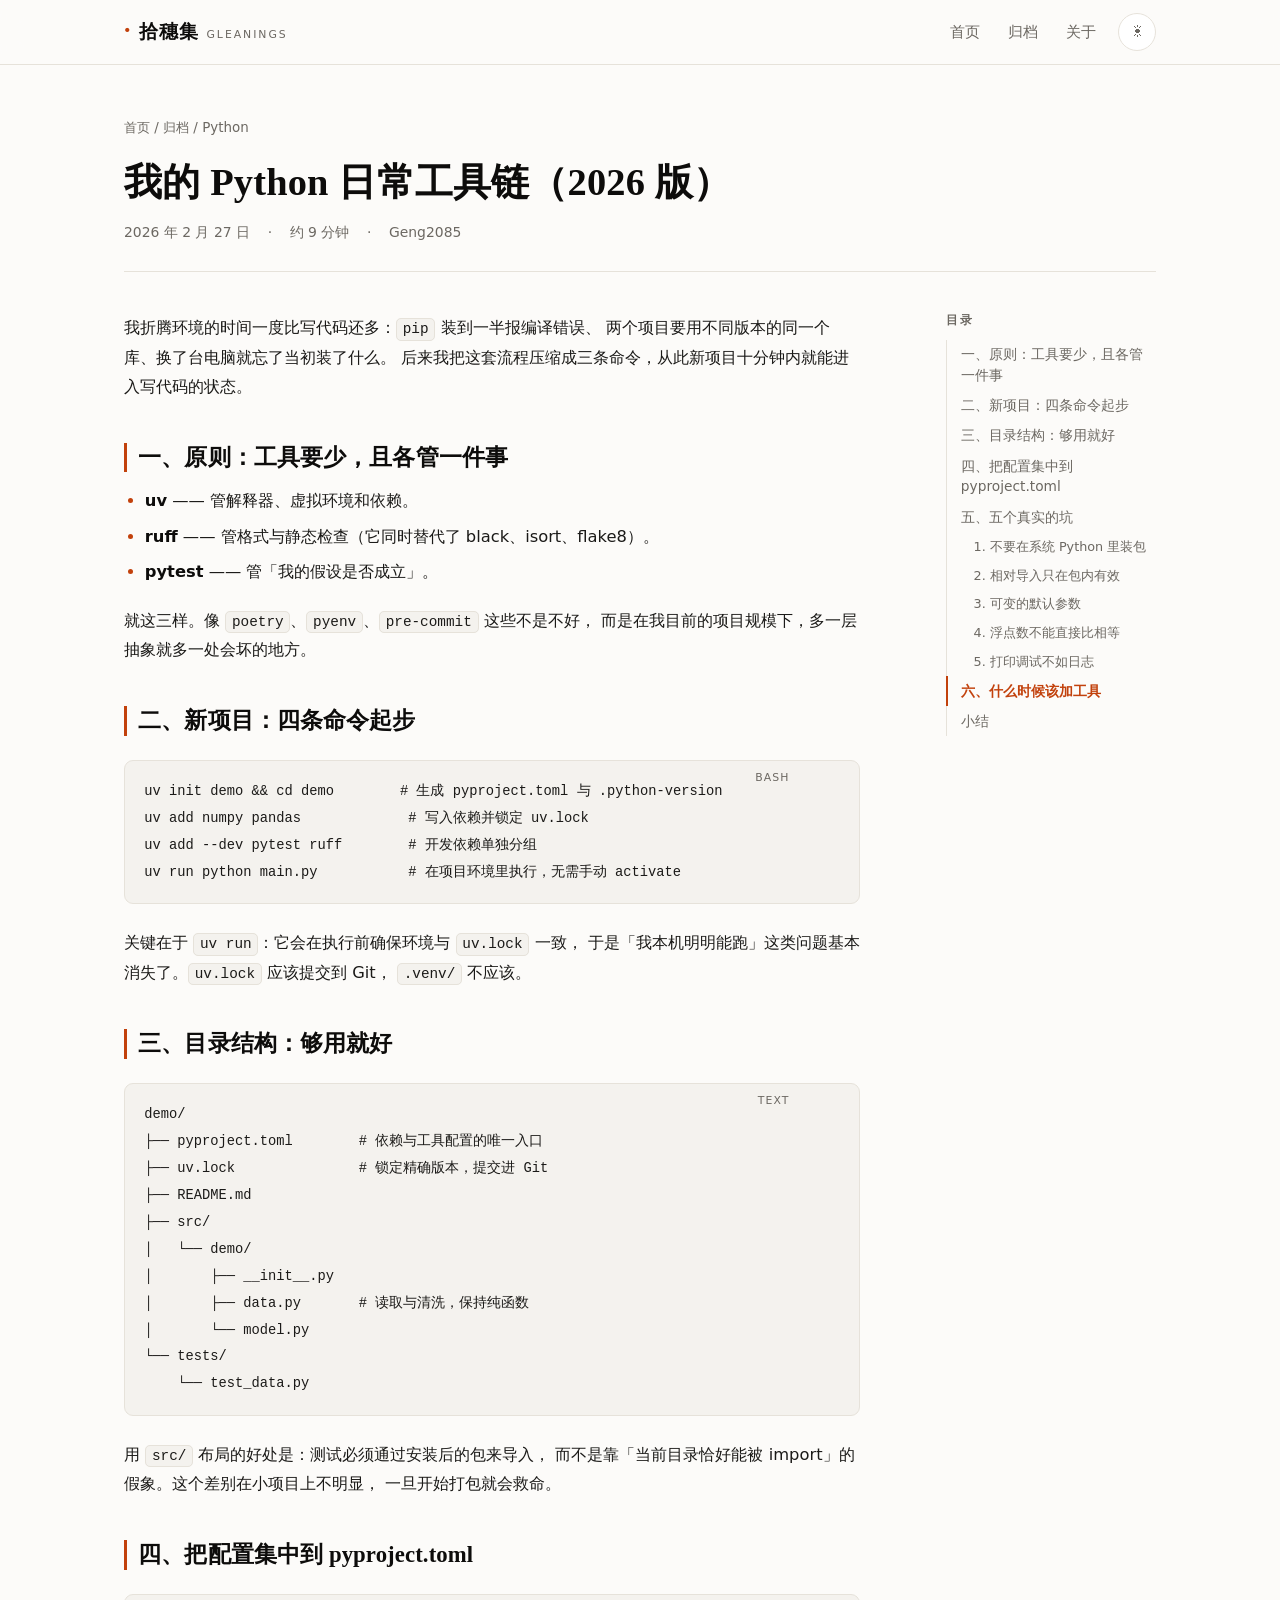
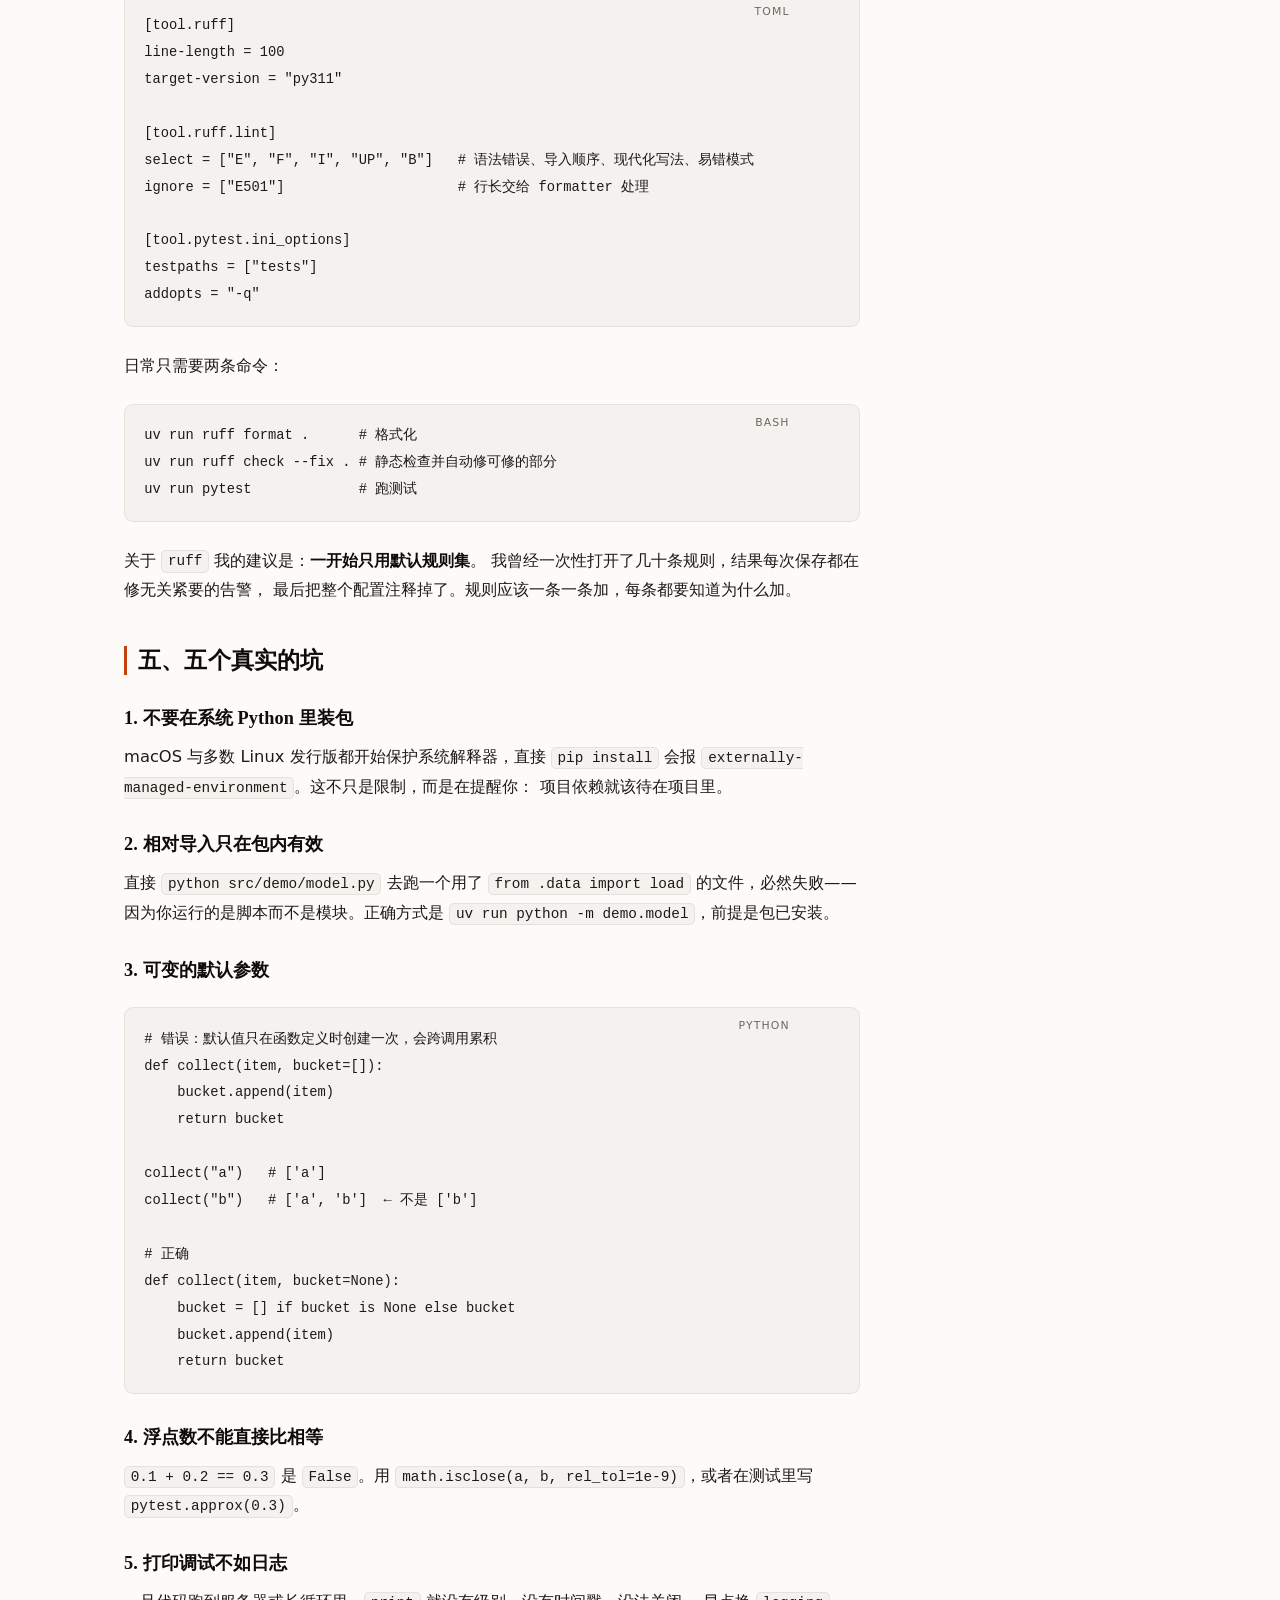
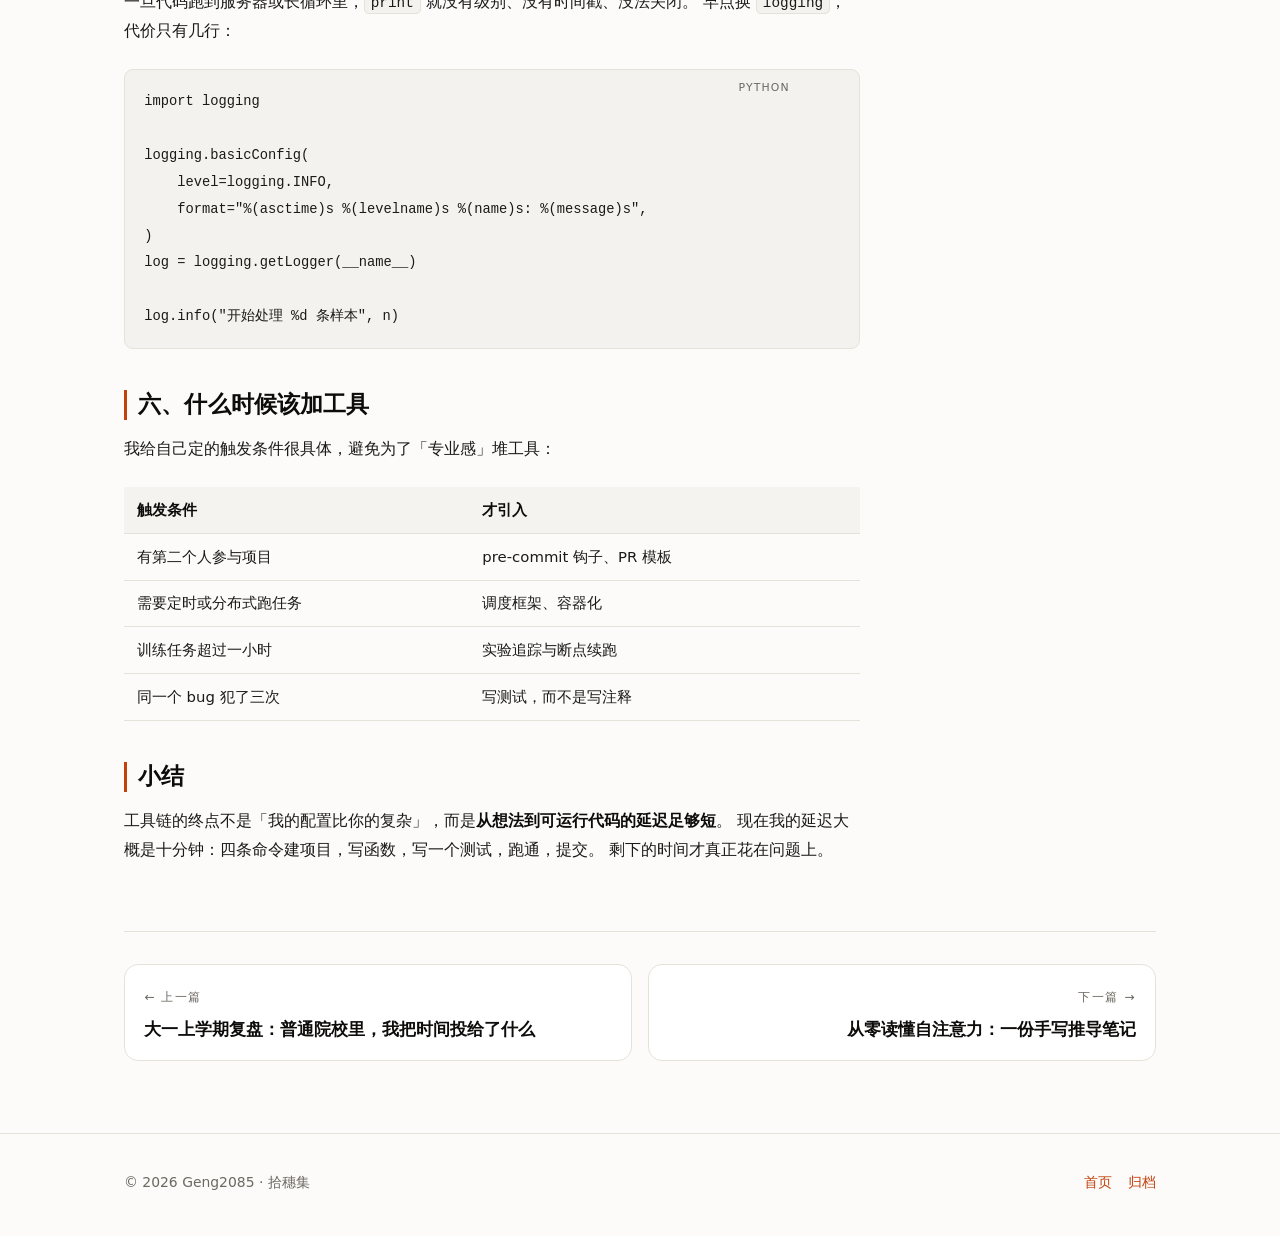
<file: posts/python-toolchain.html>
<!doctype html>
<html lang="zh-CN">
<head>
<meta charset="utf-8">
<meta name="viewport" content="width=device-width, initial-scale=1">
<title>我的 Python 日常工具链（2026 版） · 拾穗集</title>
<meta name="description" content="uv + ruff + pytest 的极简工程脚手架，以及五个真实踩坑记录。">
<link rel="icon" href="data:image/svg+xml,%3Csvg xmlns='http://www.w3.org/2000/svg' viewBox='0 0 32 32'%3E%3Ctext y='26' font-size='26'%3E%F0%9F%8C%BE%3C/text%3E%3C/svg%3E">
<link rel="stylesheet" href="../assets/style.css">
<script>
  (function () {
    try {
      var t = localStorage.getItem("theme");
      if (t !== "light" && t !== "dark") {
        t = window.matchMedia("(prefers-color-scheme: dark)").matches ? "dark" : "light";
      }
      document.documentElement.dataset.theme = t;
    } catch (e) { document.documentElement.dataset.theme = "light"; }
  })();
</script>
</head>
<body data-page="post" data-root="../">

<a class="skip-link" href="#main">跳到正文</a>
<div class="reading-progress" id="readingProgress"></div>

<header class="site-header">
  <div class="container inner">
    <h1 class="site-title">
      <span class="dot">·</span>
      <a href="../index.html">拾穗集</a>
      <span class="sub">Gleanings</span>
    </h1>
    <nav class="site-nav" aria-label="主导航">
      <a href="../index.html">首页</a>
      <a href="../archive.html">归档</a>
      <a href="../about.html">关于</a>
      <button class="icon-btn theme-toggle" id="themeToggle" type="button" aria-label="切换主题">
        <span class="sun" aria-hidden="true">☀</span>
        <span class="moon" aria-hidden="true">☾</span>
      </button>
    </nav>
  </div>
</header>

<main id="main">
  <div class="container">

    <div class="post-header">
      <p class="breadcrumb">
        <a href="../index.html">首页</a> / <a href="../archive.html">归档</a> / Python
      </p>
      <h1 class="post-title">我的 Python 日常工具链（2026 版）</h1>
      <div class="post-meta">
        <time datetime="2026-02-27">2026 年 2 月 27 日</time>
        <span>·</span><span>约 9 分钟</span>
        <span>·</span><span data-site-author>你的名字</span>
      </div>
    </div>

    <div class="post-layout">
      <article class="prose">

        <p>
          我折腾环境的时间一度比写代码还多：<code>pip</code> 装到一半报编译错误、
          两个项目要用不同版本的同一个库、换了台电脑就忘了当初装了什么。
          后来我把这套流程压缩成三条命令，从此新项目十分钟内就能进入写代码的状态。
        </p>

        <h2>一、原则：工具要少，且各管一件事</h2>
        <ul>
          <li><strong>uv</strong> —— 管解释器、虚拟环境和依赖。</li>
          <li><strong>ruff</strong> —— 管格式与静态检查（它同时替代了 black、isort、flake8）。</li>
          <li><strong>pytest</strong> —— 管「我的假设是否成立」。</li>
        </ul>
        <p>
          就这三样。像 <code>poetry</code>、<code>pyenv</code>、<code>pre-commit</code> 这些不是不好，
          而是在我目前的项目规模下，多一层抽象就多一处会坏的地方。
        </p>

        <h2>二、新项目：四条命令起步</h2>
        <div class="code-block">
          <span class="lang">bash</span>
<pre><code>uv init demo &amp;&amp; cd demo        # 生成 pyproject.toml 与 .python-version
uv add numpy pandas             # 写入依赖并锁定 uv.lock
uv add --dev pytest ruff        # 开发依赖单独分组
uv run python main.py           # 在项目环境里执行，无需手动 activate</code></pre>
        </div>
        <p>
          关键在于 <code>uv run</code>：它会在执行前确保环境与 <code>uv.lock</code> 一致，
          于是「我本机明明能跑」这类问题基本消失了。<code>uv.lock</code> 应该提交到 Git，
          <code>.venv/</code> 不应该。
        </p>

        <h2>三、目录结构：够用就好</h2>
        <div class="code-block">
          <span class="lang">text</span>
<pre><code>demo/
├── pyproject.toml        # 依赖与工具配置的唯一入口
├── uv.lock               # 锁定精确版本，提交进 Git
├── README.md
├── src/
│   └── demo/
│       ├── __init__.py
│       ├── data.py       # 读取与清洗，保持纯函数
│       └── model.py
└── tests/
    └── test_data.py</code></pre>
        </div>
        <p>
          用 <code>src/</code> 布局的好处是：测试必须通过安装后的包来导入，
          而不是靠「当前目录恰好能被 import」的假象。这个差别在小项目上不明显，
          一旦开始打包就会救命。
        </p>

        <h2>四、把配置集中到 pyproject.toml</h2>
        <div class="code-block">
          <span class="lang">toml</span>
<pre><code>[tool.ruff]
line-length = 100
target-version = "py311"

[tool.ruff.lint]
select = ["E", "F", "I", "UP", "B"]   # 语法错误、导入顺序、现代化写法、易错模式
ignore = ["E501"]                     # 行长交给 formatter 处理

[tool.pytest.ini_options]
testpaths = ["tests"]
addopts = "-q"</code></pre>
        </div>
        <p>日常只需要两条命令：</p>
        <div class="code-block">
          <span class="lang">bash</span>
<pre><code>uv run ruff format .      # 格式化
uv run ruff check --fix . # 静态检查并自动修可修的部分
uv run pytest             # 跑测试</code></pre>
        </div>
        <p>
          关于 <code>ruff</code> 我的建议是：<strong>一开始只用默认规则集</strong>。
          我曾经一次性打开了几十条规则，结果每次保存都在修无关紧要的告警，
          最后把整个配置注释掉了。规则应该一条一条加，每条都要知道为什么加。
        </p>

        <h2>五、五个真实的坑</h2>

        <h3>1. 不要在系统 Python 里装包</h3>
        <p>
          macOS 与多数 Linux 发行版都开始保护系统解释器，直接 <code>pip install</code> 会报
          <code>externally-managed-environment</code>。这不只是限制，而是在提醒你：
          项目依赖就该待在项目里。
        </p>

        <h3>2. 相对导入只在包内有效</h3>
        <p>
          直接 <code>python src/demo/model.py</code> 去跑一个用了 <code>from .data import load</code>
          的文件，必然失败——因为你运行的是脚本而不是模块。正确方式是
          <code>uv run python -m demo.model</code>，前提是包已安装。
        </p>

        <h3>3. 可变的默认参数</h3>
        <div class="code-block">
          <span class="lang">python</span>
<pre><code># 错误：默认值只在函数定义时创建一次，会跨调用累积
def collect(item, bucket=[]):
    bucket.append(item)
    return bucket

collect("a")   # ['a']
collect("b")   # ['a', 'b']  ← 不是 ['b']

# 正确
def collect(item, bucket=None):
    bucket = [] if bucket is None else bucket
    bucket.append(item)
    return bucket</code></pre>
        </div>

        <h3>4. 浮点数不能直接比相等</h3>
        <p>
          <code>0.1 + 0.2 == 0.3</code> 是 <code>False</code>。用
          <code>math.isclose(a, b, rel_tol=1e-9)</code>，或者在测试里写
          <code>pytest.approx(0.3)</code>。
        </p>

        <h3>5. 打印调试不如日志</h3>
        <p>
          一旦代码跑到服务器或长循环里，<code>print</code> 就没有级别、没有时间戳、没法关闭。
          早点换 <code>logging</code>，代价只有几行：
        </p>
        <div class="code-block">
          <span class="lang">python</span>
<pre><code>import logging

logging.basicConfig(
    level=logging.INFO,
    format="%(asctime)s %(levelname)s %(name)s: %(message)s",
)
log = logging.getLogger(__name__)

log.info("开始处理 %d 条样本", n)</code></pre>
        </div>

        <h2>六、什么时候该加工具</h2>
        <p>我给自己定的触发条件很具体，避免为了「专业感」堆工具：</p>
        <table>
          <thead><tr><th>触发条件</th><th>才引入</th></tr></thead>
          <tbody>
            <tr><td>有第二个人参与项目</td><td>pre-commit 钩子、PR 模板</td></tr>
            <tr><td>需要定时或分布式跑任务</td><td>调度框架、容器化</td></tr>
            <tr><td>训练任务超过一小时</td><td>实验追踪与断点续跑</td></tr>
            <tr><td>同一个 bug 犯了三次</td><td>写测试，而不是写注释</td></tr>
          </tbody>
        </table>

        <h2>小结</h2>
        <p>
          工具链的终点不是「我的配置比你的复杂」，而是<strong>从想法到可运行代码的延迟足够短</strong>。
          现在我的延迟大概是十分钟：四条命令建项目，写函数，写一个测试，跑通，提交。
          剩下的时间才真正花在问题上。
        </p>

      </article>

      <aside class="toc" id="toc" aria-label="文章目录"></aside>
    </div>

    <nav class="post-nav" id="postNav" aria-label="文章导航"></nav>
  </div>
</main>

<footer class="site-footer">
  <div class="container inner">
    <p>© <span data-year>2026</span> <span data-site-author>你的名字</span> · 拾穗集</p>
    <nav aria-label="页脚导航">
      <a href="../index.html">首页</a>
      <a href="../archive.html">归档</a>
    </nav>
  </div>
</footer>

<button class="to-top" id="toTop" type="button" aria-label="回到顶部">↑</button>

<script src="../assets/posts.js"></script>
<script src="../assets/site-config.js"></script>
<script src="../assets/site.js"></script>
</body>
</html>
</file>
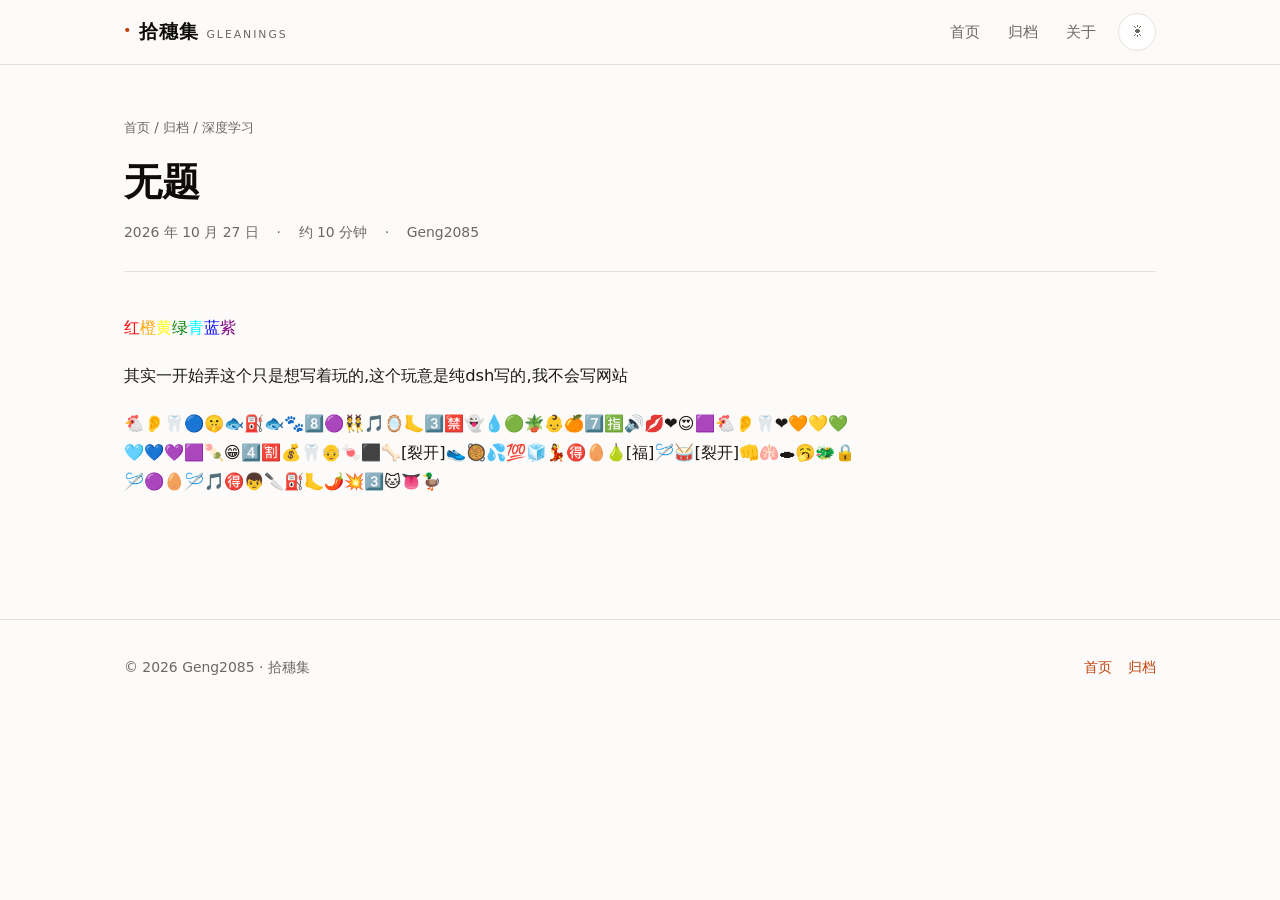
<file: posts/test copy.html>
<!doctype html>
<html lang="zh-CN">
<head>
<meta charset="utf-8">
<meta name="viewport" content="width=device-width, initial-scale=1">
<title>无题</title>
<meta name="description" content="测试文章的描述">
<link rel="icon" href="data:image/svg+xml,%3Csvg xmlns='http://www.w3.org/2000/svg' viewBox='0 0 32 32'%3E%3Ctext y='26' font-size='26'%3E%F0%9F%8C%BE%3C/text%3E%3C/svg%3E">
<link rel="stylesheet" href="../assets/style.css">
<script>
  (function () {
    try {
      var t = localStorage.getItem("theme");
      if (t !== "light" && t !== "dark") {
        t = window.matchMedia("(prefers-color-scheme: dark)").matches ? "dark" : "light";
      }
      document.documentElement.dataset.theme = t;
    } catch (e) { document.documentElement.dataset.theme = "light"; }
  })();
</script>
</head>
<body data-page="post" data-root="../">

<a class="skip-link" href="#main">跳到正文</a>
<div class="reading-progress" id="readingProgress"></div>

<header class="site-header">
  <div class="container inner">
    <h1 class="site-title">
      <span class="dot">·</span>
      <a href="../index.html">拾穗集</a>
      <span class="sub">Gleanings</span>
    </h1>
    <nav class="site-nav" aria-label="主导航">
      <a href="../index.html">首页</a>
      <a href="../archive.html">归档</a>
      <a href="../about.html">关于</a>
      <button class="icon-btn theme-toggle" id="themeToggle" type="button" aria-label="切换主题">
        <span class="sun" aria-hidden="true">☀</span>
        <span class="moon" aria-hidden="true">☾</span>
      </button>
    </nav>
  </div>
</header>

<main id="main">
  <div class="container">

    <div class="post-header">
      <p class="breadcrumb">
        <a href="../index.html">首页</a> / <a href="../archive.html">归档</a> / 深度学习
      </p>
      <h1 class="post-title">无题</h1>
      <div class="post-meta">
        <time datetime="2026-10-27">2026 年 10 月 27 日</time>
        <span>·</span><span>约 10 分钟</span>
        <span>·</span><span data-site-author>Geng2085</span>
      </div>
    </div>

    <div class="post-layout">
      <article class="prose">
        <p><font color="red">红</font><font color="orange">橙</font><font color="yellow">黄</font><font color="green">绿</font><font color="cyan">青</font><font color="blue">蓝</font><font color="purple">紫</font></p>
        <p>其实一开始弄这个只是想写着玩的,这个玩意是纯dsh写的,我不会写网站</p>
        <p>🐔👂🦷🔵🤫🐟⛽️🐟🐾8️⃣🟣👯🎵🪞🦶3️⃣🈲👻💧🟢🪴👶🍊7️⃣🈯️🔊💋❤️😍🟪🐔👂🦷❤️🧡💛💚🩵💙💜🟪🍡😁4️⃣🈹💰🦷👴🍬⬛🦴[裂开]👟🥘💦💯🧊💃🉐🥚🍐[福]🪡🥁[裂开]👊🫁🕳🥱🐲🔒🪡🟣🥚🪡🎵🉐👦🔪⛽️🦶🌶️💥3️⃣🐱👅🦆</p>
      </article>
    </div>
  </div> 
</main>

<footer class="site-footer">
  <div class="container inner">
    <p>© <span data-year>2026</span> <span data-site-author>你的名字</span> · 拾穗集</p>
    <nav aria-label="页脚导航">
      <a href="../index.html">首页</a>
      <a href="../archive.html">归档</a>
    </nav>
  </div>
</footer>

<button class="to-top" id="toTop" type="button" aria-label="回到顶部">↑</button>

<script src="../assets/posts.js"></script>
<script src="../assets/site-config.js"></script>
<script src="../assets/site.js"></script>
</body>
</html>
</file>
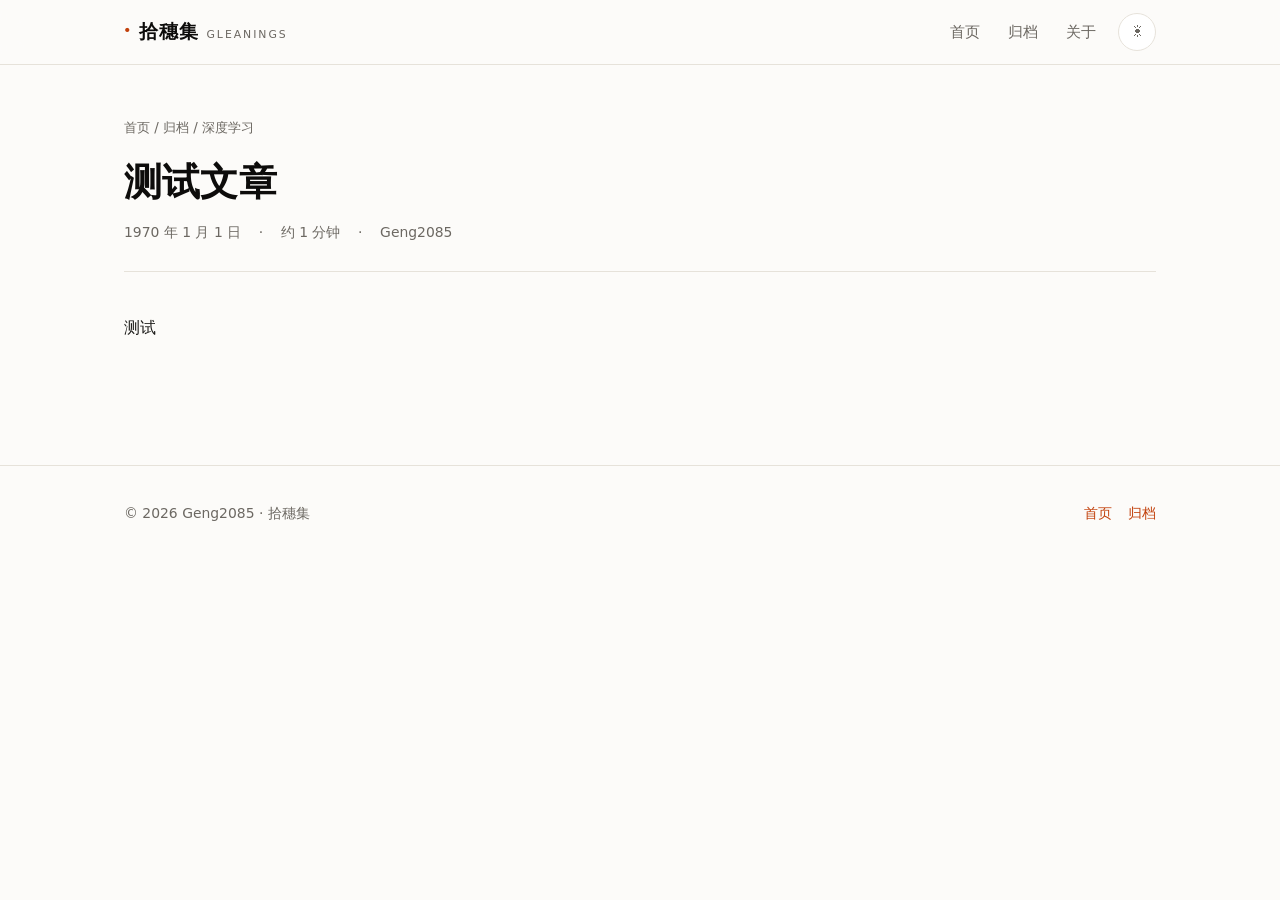
<file: posts/test.html>
<!doctype html>
<html lang="zh-CN">
<head>
<meta charset="utf-8">
<meta name="viewport" content="width=device-width, initial-scale=1">
<title>测试文章</title>
<meta name="description" content="测试文章的描述">
<link rel="icon" href="data:image/svg+xml,%3Csvg xmlns='http://www.w3.org/2000/svg' viewBox='0 0 32 32'%3E%3Ctext y='26' font-size='26'%3E%F0%9F%8C%BE%3C/text%3E%3C/svg%3E">
<link rel="stylesheet" href="../assets/style.css">
<script>
  (function () {
    try {
      var t = localStorage.getItem("theme");
      if (t !== "light" && t !== "dark") {
        t = window.matchMedia("(prefers-color-scheme: dark)").matches ? "dark" : "light";
      }
      document.documentElement.dataset.theme = t;
    } catch (e) { document.documentElement.dataset.theme = "light"; }
  })();
</script>
</head>
<body data-page="post" data-root="../">

<a class="skip-link" href="#main">跳到正文</a>
<div class="reading-progress" id="readingProgress"></div>

<header class="site-header">
  <div class="container inner">
    <h1 class="site-title">
      <span class="dot">·</span>
      <a href="../index.html">拾穗集</a>
      <span class="sub">Gleanings</span>
    </h1>
    <nav class="site-nav" aria-label="主导航">
      <a href="../index.html">首页</a>
      <a href="../archive.html">归档</a>
      <a href="../about.html">关于</a>
      <button class="icon-btn theme-toggle" id="themeToggle" type="button" aria-label="切换主题">
        <span class="sun" aria-hidden="true">☀</span>
        <span class="moon" aria-hidden="true">☾</span>
      </button>
    </nav>
  </div>
</header>

<main id="main">
  <div class="container">

    <div class="post-header">
      <p class="breadcrumb">
        <a href="../index.html">首页</a> / <a href="../archive.html">归档</a> / 深度学习
      </p>
      <h1 class="post-title">测试文章</h1>
      <div class="post-meta">
        <time datetime="1970-01-01">1970 年 1 月 1 日</time>
        <span>·</span><span>约 1 分钟</span>
        <span>·</span><span data-site-author>Geng2085</span>
      </div>
    </div>

    <div class="post-layout">
      <article class="prose">
        <p>测试</p>
      </article>
    </div>
  </div> 
</main>

<footer class="site-footer">
  <div class="container inner">
    <p>© <span data-year>2026</span> <span data-site-author>你的名字</span> · 拾穗集</p>
    <nav aria-label="页脚导航">
      <a href="../index.html">首页</a>
      <a href="../archive.html">归档</a>
    </nav>
  </div>
</footer>

<button class="to-top" id="toTop" type="button" aria-label="回到顶部">↑</button>

<script src="../assets/posts.js"></script>
<script src="../assets/site-config.js"></script>
<script src="../assets/site.js"></script>
</body>
</html>
</file>
<file: assets/style.css>
/* ==========================================================================
   拾穗集 · 个人博客样式表
   原生 CSS，无构建、无依赖；亮/暗双主题通过 html[data-theme] 切换
   ========================================================================== */

/* ---------- 1. 设计令牌 ---------- */
:root {
  color-scheme: light;
  --bg: #fcfbf9;
  --bg-blur: rgba(252, 251, 249, .84);
  --surface: #ffffff;
  --surface-2: #f5f3ef;
  --text: #1b1a18;
  --text-strong: #0d0c0b;
  --muted: #6c6862;
  --border: #e6e2da;
  --border-strong: #d5d0c5;
  --accent: #c2410c;
  --accent-hover: #9a3412;
  --accent-soft: rgba(194, 65, 12, .10);
  --code-bg: #f4f2ee;
  --shadow-sm: 0 1px 2px rgba(24, 20, 14, .06);
  --shadow-md: 0 2px 4px rgba(24, 20, 14, .05), 0 12px 28px rgba(24, 20, 14, .07);
  --radius: 14px;
  --radius-sm: 9px;
  --maxw: 1080px;
  --readw: 46rem;
  --ease: cubic-bezier(.4, 0, .2, 1);
}

html[data-theme="dark"] {
  color-scheme: dark;
  --bg: #0e1013;
  --bg-blur: rgba(14, 16, 19, .84);
  --surface: #161a20;
  --surface-2: #1c2129;
  --text: #e9e7e4;
  --text-strong: #fbfaf8;
  --muted: #98a0aa;
  --border: #252b34;
  --border-strong: #333b46;
  --accent: #fb923c;
  --accent-hover: #fdba74;
  --accent-soft: rgba(251, 146, 60, .14);
  --code-bg: #12161b;
  --shadow-sm: 0 1px 2px rgba(0, 0, 0, .5);
  --shadow-md: 0 2px 4px rgba(0, 0, 0, .4), 0 14px 32px rgba(0, 0, 0, .45);
}

/* ---------- 2. 基础排版 ---------- */
*, *::before, *::after { box-sizing: border-box; }

html { -webkit-text-size-adjust: 100%; scroll-behavior: smooth; }

body {
  margin: 0;
  background: var(--bg);
  color: var(--text);
  font-family: system-ui, -apple-system, "Segoe UI", "PingFang SC",
    "Hiragino Sans GB", "Microsoft YaHei", "Noto Sans SC", sans-serif;
  font-size: 16.5px;
  line-height: 1.78;
  -webkit-font-smoothing: antialiased;
  text-rendering: optimizeLegibility;
  transition: background-color .28s var(--ease), color .28s var(--ease);
}

h1, h2, h3, h4, .site-title, .hero-title, .card-title, .post-title {
  font-family: Georgia, "Noto Serif SC", "Songti SC", "Source Han Serif SC", serif;
  font-weight: 700;
  line-height: 1.3;
  letter-spacing: .005em;
  color: var(--text-strong);
  margin: 0 0 .5em;
}

p { margin: 0 0 1.15em; }

a { color: var(--accent); text-decoration: none; }
a:hover { color: var(--accent-hover); text-decoration: underline; text-underline-offset: 3px; }

img { max-width: 100%; height: auto; display: block; }

hr { border: 0; border-top: 1px solid var(--border); margin: 2.5rem 0; }

::selection { background: var(--accent-soft); }

:focus-visible {
  outline: 2px solid var(--accent);
  outline-offset: 3px;
  border-radius: 4px;
}

.container { width: 100%; max-width: var(--maxw); margin: 0 auto; padding: 0 24px; }

.skip-link {
  position: absolute; left: -9999px; top: 0; z-index: 100;
  background: var(--accent); color: #fff; padding: .6rem 1rem;
}
.skip-link:focus { left: 12px; top: 12px; }

.sr-only {
  position: absolute; width: 1px; height: 1px; padding: 0; margin: -1px;
  overflow: hidden; clip: rect(0, 0, 0, 0); white-space: nowrap; border: 0;
}

/* ---------- 3. 顶栏 ---------- */
.site-header {
  position: sticky; top: 0; z-index: 50;
  background: var(--bg-blur);
  -webkit-backdrop-filter: saturate(1.6) blur(14px);
  backdrop-filter: saturate(1.6) blur(14px);
  border-bottom: 1px solid var(--border);
}

.site-header .inner {
  display: flex; align-items: center; justify-content: space-between;
  gap: 1rem; min-height: 64px;
}

.site-title {
  margin: 0; font-size: 1.16rem; letter-spacing: .04em;
  display: inline-flex; align-items: baseline; gap: .5rem;
}
.site-title a { color: var(--text-strong); }
.site-title a:hover { text-decoration: none; color: var(--accent); }
.site-title .dot { color: var(--accent); font-size: 1.4em; line-height: 0; }
.site-title .sub {
  font-family: system-ui, sans-serif; font-size: .68rem; font-weight: 500;
  letter-spacing: .18em; text-transform: uppercase; color: var(--muted);
}

.site-nav { display: flex; align-items: center; gap: .35rem; }
.site-nav a {
  color: var(--muted); font-size: .94rem; padding: .4rem .7rem;
  border-radius: var(--radius-sm); transition: color .18s, background-color .18s;
}
.site-nav a:hover { color: var(--text-strong); background: var(--surface-2); text-decoration: none; }
.site-nav a[aria-current="page"] { color: var(--accent); background: var(--accent-soft); }

.icon-btn {
  display: inline-flex; align-items: center; justify-content: center;
  width: 38px; height: 38px; margin-left: .35rem;
  border: 1px solid var(--border); border-radius: 50%;
  background: var(--surface); color: var(--muted);
  font-size: 1rem; cursor: pointer; transition: all .18s var(--ease);
}
.icon-btn:hover { color: var(--accent); border-color: var(--border-strong); transform: translateY(-1px); }
.theme-toggle .moon { display: none; }
html[data-theme="dark"] .theme-toggle .sun { display: none; }
html[data-theme="dark"] .theme-toggle .moon { display: inline; }

/* ---------- 4. 首页 Hero ---------- */
.hero { padding: 4.5rem 0 3rem; border-bottom: 1px solid var(--border); }
.hero-eyebrow {
  font-size: .74rem; letter-spacing: .22em; text-transform: uppercase;
  color: var(--accent); font-weight: 600; margin-bottom: 1rem;
}
.hero-title { font-size: clamp(2rem, 5.2vw, 3rem); margin-bottom: 1rem; }
.hero-title em { font-style: normal; color: var(--accent); }
.hero-lead {
  max-width: 40rem; font-size: 1.08rem; color: var(--muted); margin-bottom: 1.8rem;
}
.hero-meta { display: flex; flex-wrap: wrap; gap: .5rem 1.6rem; font-size: .88rem; color: var(--muted); }
.hero-meta strong { color: var(--text); font-weight: 600; }

/* ---------- 5. 工具条：搜索 + 标签 ---------- */
.toolbar {
  display: flex; flex-wrap: wrap; align-items: center; gap: .75rem;
  padding: 1.6rem 0 .4rem;
}
.search-box { position: relative; flex: 1 1 260px; max-width: 360px; }
.search-box input {
  width: 100%; padding: .62rem .9rem .62rem 2.3rem;
  font: inherit; font-size: .94rem; color: var(--text);
  background: var(--surface); border: 1px solid var(--border);
  border-radius: 999px; transition: border-color .18s, box-shadow .18s;
}
.search-box input::placeholder { color: var(--muted); }
.search-box input:focus {
  outline: none; border-color: var(--accent);
  box-shadow: 0 0 0 3px var(--accent-soft);
}
.search-box .icon {
  position: absolute; left: .85rem; top: 50%; transform: translateY(-50%);
  color: var(--muted); font-size: .95rem; pointer-events: none;
}

.tag-filters { display: flex; flex-wrap: wrap; gap: .45rem; }
.tag-btn {
  font: inherit; font-size: .84rem; line-height: 1;
  padding: .46rem .8rem; cursor: pointer;
  color: var(--muted); background: var(--surface);
  border: 1px solid var(--border); border-radius: 999px;
  transition: all .18s var(--ease);
}
.tag-btn:hover { color: var(--text-strong); border-color: var(--border-strong); }
.tag-btn[aria-pressed="true"] {
  color: var(--accent); background: var(--accent-soft);
  border-color: transparent; font-weight: 600;
}

/* ---------- 6. 文章卡片 ---------- */
.section-head {
  display: flex; align-items: baseline; justify-content: space-between;
  gap: 1rem; margin: 2.6rem 0 1.2rem;
}
.section-head h2 { margin: 0; font-size: 1.25rem; letter-spacing: .02em; }
.section-head .hint { font-size: .85rem; color: var(--muted); }

.card-grid {
  display: grid; gap: 1.1rem;
  grid-template-columns: repeat(auto-fill, minmax(320px, 1fr));
  padding-bottom: 1rem;
}

.card {
  position: relative; display: flex; flex-direction: column;
  padding: 1.5rem 1.6rem 1.4rem;
  background: var(--surface); border: 1px solid var(--border);
  border-radius: var(--radius); box-shadow: var(--shadow-sm);
  transition: transform .22s var(--ease), box-shadow .22s var(--ease),
              border-color .22s var(--ease);
}
.card:hover {
  transform: translateY(-3px);
  box-shadow: var(--shadow-md);
  border-color: var(--border-strong);
}
.card.is-featured { grid-column: 1 / -1; }
.card.is-featured .card-title { font-size: clamp(1.3rem, 2.6vw, 1.7rem); }

.card-meta {
  display: flex; align-items: center; gap: .6rem; flex-wrap: wrap;
  font-size: .8rem; color: var(--muted); margin-bottom: .7rem;
  font-variant-numeric: tabular-nums;
}
.card-meta .sep { opacity: .45; }
.card-badge {
  font-size: .7rem; letter-spacing: .1em; text-transform: uppercase;
  font-weight: 700; color: var(--accent); background: var(--accent-soft);
  padding: .2rem .55rem; border-radius: 999px;
}

.card-title { font-size: 1.16rem; margin-bottom: .55rem; }
.card-title a { color: inherit; }
.card-title a::after { content: ""; position: absolute; inset: 0; }  /* 整卡可点 */
.card:hover .card-title a { color: var(--accent); text-decoration: none; }

.card-excerpt { color: var(--muted); font-size: .95rem; margin-bottom: 1.1rem; }

.card-foot {
  margin-top: auto; display: flex; align-items: center; justify-content: space-between;
  gap: .8rem; font-size: .8rem; color: var(--muted);
}
.tag-list { display: flex; flex-wrap: wrap; gap: .35rem; list-style: none; margin: 0; padding: 0; }
.tag-list li {
  font-size: .76rem; color: var(--muted);
  background: var(--surface-2); border-radius: 999px; padding: .18rem .6rem;
}

.empty-state {
  padding: 3rem 1rem; text-align: center; color: var(--muted);
  border: 1px dashed var(--border-strong); border-radius: var(--radius);
}

/* ---------- 7. 文章正文 ---------- */
.post-header { padding: 3.2rem 0 1.6rem; border-bottom: 1px solid var(--border); }
.breadcrumb { font-size: .84rem; color: var(--muted); margin-bottom: 1.1rem; }
.breadcrumb a { color: var(--muted); }
.breadcrumb a:hover { color: var(--accent); }
.post-title { font-size: clamp(1.7rem, 4.2vw, 2.4rem); margin-bottom: .8rem; }
.post-meta {
  display: flex; flex-wrap: wrap; gap: .5rem 1.1rem;
  font-size: .87rem; color: var(--muted); font-variant-numeric: tabular-nums;
}

.post-layout {
  display: grid; gap: 3rem; padding: 2.6rem 0 3rem;
  grid-template-columns: minmax(0, 1fr);
}
@media (min-width: 1040px) {
  .post-layout { grid-template-columns: minmax(0, 1fr) 210px; }
}

.prose { max-width: var(--readw); font-size: 1.02rem; }
.prose > h2 {
  font-size: 1.42rem; margin: 2.6rem 0 .9rem; padding-left: .7rem;
  border-left: 3px solid var(--accent);
}
.prose > h3 { font-size: 1.14rem; margin: 2rem 0 .7rem; }
.prose > h2:first-child, .prose > h3:first-child { margin-top: 0; }
.prose ul, .prose ol { padding-left: 1.3rem; margin: 0 0 1.2em; }
.prose li { margin-bottom: .4rem; }
.prose li::marker { color: var(--accent); }
.prose strong { color: var(--text-strong); font-weight: 600; }

.prose blockquote {
  margin: 1.6rem 0; padding: .9rem 1.2rem;
  background: var(--surface-2); border-left: 3px solid var(--border-strong);
  border-radius: 0 var(--radius-sm) var(--radius-sm) 0;
  color: var(--muted); font-size: .97rem;
}
.prose blockquote p:last-child { margin-bottom: 0; }

.prose code {
  font-family: "SFMono-Regular", Consolas, "Liberation Mono", Menlo, monospace;
  font-size: .88em; background: var(--code-bg);
  padding: .15em .4em; border-radius: 5px;
  border: 1px solid var(--border);
}

.code-block { position: relative; margin: 1.5rem 0; }
.code-block pre {
  margin: 0; padding: 1.1rem 1.2rem; overflow-x: auto;
  background: var(--code-bg); border: 1px solid var(--border);
  border-radius: var(--radius-sm); line-height: 1.65;
}
.code-block pre code {
  background: none; border: 0; padding: 0; font-size: .86rem;
}
.code-block .lang {
  position: absolute; top: .55rem; right: 4.4rem;
  font-size: .68rem; letter-spacing: .1em; text-transform: uppercase; color: var(--muted);
}
.code-copy {
  position: absolute; top: .45rem; right: .6rem;
  font: inherit; font-size: .72rem; cursor: pointer;
  padding: .25rem .55rem; border-radius: 6px;
  color: var(--muted); background: var(--surface);
  border: 1px solid var(--border); opacity: 0; transition: opacity .18s, color .18s;
}
.code-block:hover .code-copy, .code-copy:focus-visible { opacity: 1; }
.code-copy:hover { color: var(--accent); }

.prose table { width: 100%; border-collapse: collapse; margin: 1.5rem 0; font-size: .93rem; }
.prose th, .prose td { padding: .6rem .8rem; border-bottom: 1px solid var(--border); text-align: left; }
.prose th { font-weight: 600; color: var(--text-strong); background: var(--surface-2); }
.prose tbody tr:hover { background: var(--surface-2); }

.callout {
  display: flex; gap: .8rem; margin: 1.6rem 0; padding: 1rem 1.2rem;
  background: var(--accent-soft); border-radius: var(--radius-sm);
  font-size: .95rem;
}
.callout .ico { flex: none; }
.callout p:last-child { margin-bottom: 0; }

/* 目录 */
.toc { display: none; }
@media (min-width: 1040px) {
  .toc { display: block; position: sticky; top: 88px; align-self: start; font-size: .86rem; }
}
.toc h2 {
  font-family: system-ui, sans-serif; font-size: .72rem; letter-spacing: .16em;
  text-transform: uppercase; color: var(--muted); margin-bottom: .7rem;
}
.toc ol { list-style: none; margin: 0; padding: 0; border-left: 1px solid var(--border); }
.toc li { margin: 0; }
.toc a {
  display: block; padding: .3rem 0 .3rem .8rem; margin-left: -1px;
  color: var(--muted); border-left: 2px solid transparent; line-height: 1.5;
}
.toc a:hover { color: var(--text-strong); text-decoration: none; }
.toc a.active { color: var(--accent); border-left-color: var(--accent); font-weight: 600; }
.toc .lvl-3 a { padding-left: 1.6rem; font-size: .93em; }

/* 上/下一篇 */
.post-nav {
  display: grid; gap: 1rem; grid-template-columns: 1fr;
  padding: 2rem 0 1rem; border-top: 1px solid var(--border);
}
@media (min-width: 720px) { .post-nav { grid-template-columns: 1fr 1fr; } }
.post-nav a {
  display: block; padding: 1rem 1.2rem; background: var(--surface);
  border: 1px solid var(--border); border-radius: var(--radius);
  transition: border-color .18s, transform .18s var(--ease);
}
.post-nav a:hover { border-color: var(--accent); transform: translateY(-2px); text-decoration: none; }
.post-nav .dir { font-size: .76rem; letter-spacing: .12em; text-transform: uppercase; color: var(--muted); }
.post-nav .ttl { display: block; margin-top: .3rem; color: var(--text-strong); font-weight: 600; }
.post-nav .next { text-align: right; }

/* ---------- 8. 归档页 ---------- */
.page-head { padding: 3.4rem 0 1.6rem; border-bottom: 1px solid var(--border); }
.page-head h1 { font-size: clamp(1.7rem, 4vw, 2.2rem); margin-bottom: .5rem; }
.page-head p { color: var(--muted); max-width: 40rem; margin: 0; }

.year-group { margin-top: 2.4rem; }
.year-label {
  font-family: Georgia, serif; font-size: 1.5rem; color: var(--accent);
  display: flex; align-items: center; gap: .8rem; margin-bottom: 1rem;
  font-variant-numeric: tabular-nums;
}
.year-label::after { content: ""; flex: 1; height: 1px; background: var(--border); }

.archive-list { list-style: none; margin: 0; padding: 0; }
.archive-list li {
  display: flex; align-items: baseline; gap: 1rem;
  padding: .7rem .2rem; border-bottom: 1px solid var(--border);
}
.archive-list .date {
  flex: none; width: 5.2rem; color: var(--muted); font-size: .85rem;
  font-variant-numeric: tabular-nums;
}
.archive-list .ttl { flex: 1; min-width: 0; }
.archive-list .ttl a { color: var(--text); font-weight: 500; }
.archive-list .ttl a:hover { color: var(--accent); }
.archive-list .tags { flex: none; color: var(--muted); font-size: .82rem; }
@media (max-width: 640px) {
  .archive-list li { flex-wrap: wrap; gap: .2rem .8rem; }
  .archive-list .tags { display: none; }
}

/* ---------- 9. 关于页 ---------- */
.block-title {
  font-size: 1.2rem; margin: 2.6rem 0 1.2rem;
  padding-bottom: .5rem; border-bottom: 1px solid var(--border);
}
.about-grid > div > section:first-child .block-title { margin-top: 1rem; }

.about-grid {
  display: grid; gap: 2.6rem; padding: 2.6rem 0 3rem;
  grid-template-columns: minmax(0, 1fr);
}
@media (min-width: 900px) { .about-grid { grid-template-columns: 260px minmax(0, 1fr); } }

.profile-card {
  padding: 1.6rem; text-align: center;
  background: var(--surface); border: 1px solid var(--border);
  border-radius: var(--radius); box-shadow: var(--shadow-sm); align-self: start;
}
.avatar {
  width: 96px; height: 96px; margin: 0 auto 1rem; border-radius: 50%;
  display: grid; place-items: center;
  background: linear-gradient(140deg, var(--accent), #f0b27a);
  color: #fff; font-family: Georgia, serif; font-size: 2rem; font-weight: 700;
}
.profile-card .name { font-size: 1.15rem; margin-bottom: .2rem; }
.profile-card .role { font-size: .86rem; color: var(--muted); margin-bottom: 1rem; }
.profile-links { display: flex; flex-wrap: wrap; justify-content: center; gap: .4rem; }
.profile-links a {
  font-size: .82rem; padding: .3rem .65rem; border-radius: 999px;
  background: var(--surface-2); color: var(--muted);
}
.profile-links a:hover { color: var(--accent); text-decoration: none; }

.timeline { list-style: none; margin: 0; padding: 0 0 0 1.4rem; border-left: 2px solid var(--border); }
.timeline li { position: relative; padding: 0 0 1.5rem; }
.timeline li::before {
  content: ""; position: absolute; left: -1.85rem; top: .55rem;
  width: 9px; height: 9px; border-radius: 50%;
  background: var(--bg); border: 2px solid var(--accent);
}
.timeline .when { font-size: .8rem; color: var(--accent); font-weight: 600; letter-spacing: .02em; }
.timeline .what { color: var(--text); }
.timeline .what strong { color: var(--text-strong); }

.skill-list, .hobby-list { list-style: none; margin: 0; padding: 0; display: flex; flex-wrap: wrap; gap: .5rem; }
.skill-list li, .hobby-list li {
  font-size: .85rem; padding: .35rem .75rem; border-radius: 999px;
  background: var(--surface-2); border: 1px solid var(--border); color: var(--muted);
}

/* ---------- 10. 页脚 / 进度条 / 回到顶部 ---------- */
.reading-progress {
  position: fixed; top: 0; left: 0; z-index: 60;
  height: 3px; width: 0; background: var(--accent);
  transition: width .1s linear;
}

.site-footer {
  margin-top: 3.5rem; padding: 2.2rem 0 2.6rem;
  border-top: 1px solid var(--border); color: var(--muted); font-size: .87rem;
}
.site-footer .inner {
  display: flex; flex-wrap: wrap; gap: .8rem 1.5rem;
  align-items: center; justify-content: space-between;
}
.site-footer p { margin: 0; }
.site-footer nav { display: flex; gap: 1rem; }

.to-top {
  position: fixed; right: 22px; bottom: 22px; z-index: 55;
  width: 42px; height: 42px; border-radius: 50%; cursor: pointer;
  display: grid; place-items: center; font-size: 1rem;
  color: var(--text); background: var(--surface);
  border: 1px solid var(--border); box-shadow: var(--shadow-md);
  opacity: 0; visibility: hidden; transform: translateY(8px);
  transition: opacity .22s var(--ease), transform .22s var(--ease), visibility .22s;
}
.to-top.show { opacity: 1; visibility: visible; transform: none; }
.to-top:hover { color: var(--accent); border-color: var(--accent); }

/* ---------- 11. 动效降级 / 打印 ---------- */
@media (prefers-reduced-motion: reduce) {
  html { scroll-behavior: auto; }
  *, *::before, *::after {
    animation-duration: .001ms !important;
    transition-duration: .001ms !important;
  }
}

@media (max-width: 640px) {
  body { font-size: 16px; }
  .hero { padding: 3rem 0 2rem; }
  .container { padding: 0 18px; }
  .site-title .sub { display: none; }
  .site-nav a { padding: .4rem .5rem; font-size: .88rem; }
  .card { padding: 1.25rem 1.2rem; }
  .code-copy { opacity: 1; }
}

@media print {
  .site-header, .site-footer, .toc, .to-top, .reading-progress, .post-nav, .code-copy { display: none !important; }
  body { background: #fff; color: #000; font-size: 12pt; }
  .prose a { color: #000; text-decoration: underline; }
}
</file>
